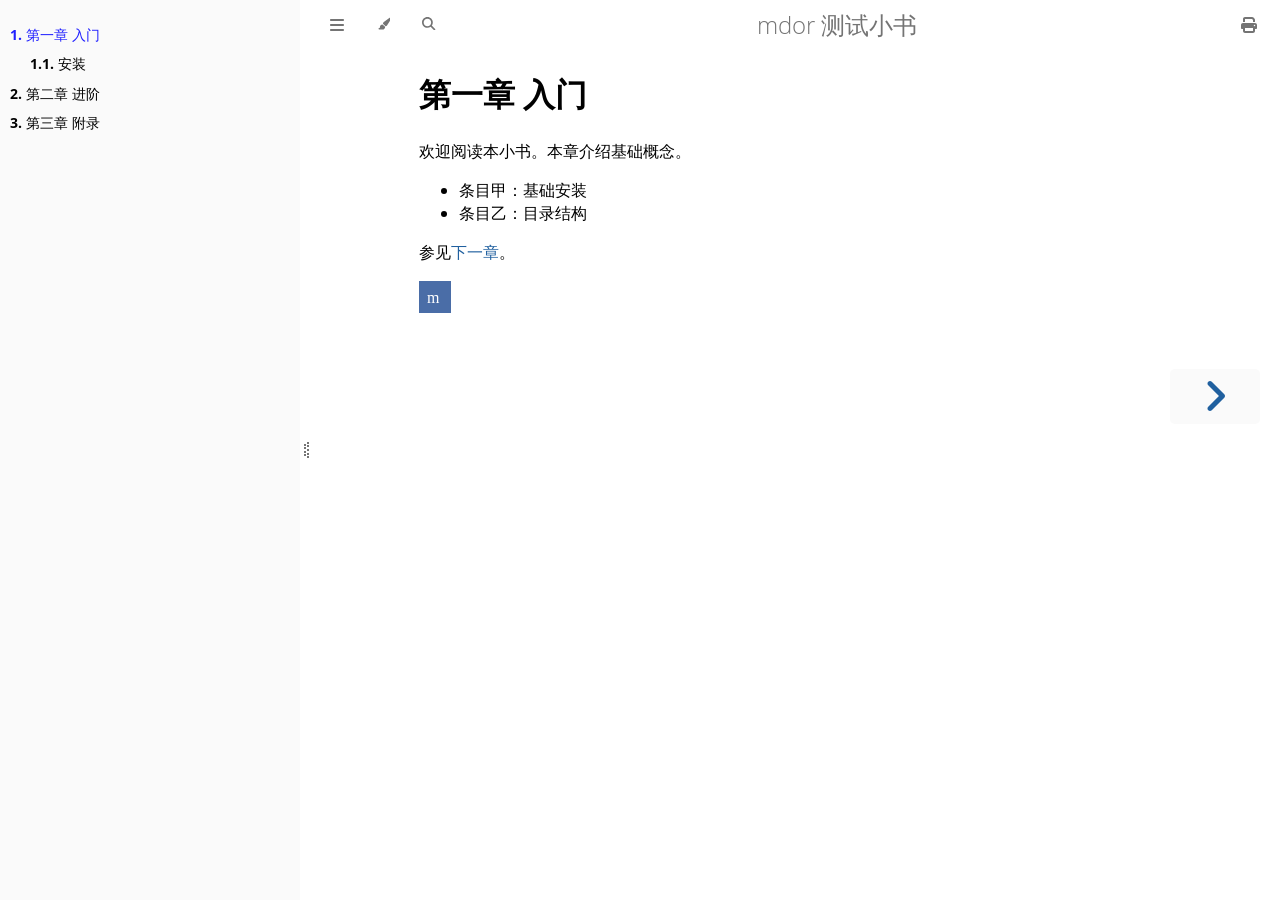
<file: fixtures/mdbook-static/index.html>
<!DOCTYPE HTML>
<html lang="zh" class="light sidebar-visible" dir="ltr">
    <head>
        <!-- Book generated using mdBook -->
        <meta charset="UTF-8">
        <title>第一章 入门 - mdor 测试小书</title>


        <!-- Custom HTML head -->

        <meta name="description" content="">
        <meta name="viewport" content="width=device-width, initial-scale=1">
        <meta name="theme-color" content="#ffffff">

        <link rel="icon" href="favicon-de23e50b.svg">
        <link rel="shortcut icon" href="favicon-8114d1fc.png">
        <link rel="stylesheet" href="css/variables-8adf115d.css">
        <link rel="stylesheet" href="css/general-e96d0476.css">
        <link rel="stylesheet" href="css/chrome-d279d366.css">
        <link rel="stylesheet" href="css/print-9e4910d8.css" media="print">

        <!-- Fonts -->
        <link rel="stylesheet" href="fonts/fonts-9644e21d.css">

        <!-- Highlight.js Stylesheets -->
        <link rel="stylesheet" id="mdbook-highlight-css" href="highlight-493f70e1.css">
        <link rel="stylesheet" id="mdbook-tomorrow-night-css" href="tomorrow-night-4c0ae647.css">
        <link rel="stylesheet" id="mdbook-ayu-highlight-css" href="ayu-highlight-3fdfc3ac.css">

        <!-- Custom theme stylesheets -->


        <!-- Provide site root and default themes to javascript -->
        <script>
            const path_to_root = "";
            const default_light_theme = "light";
            const default_dark_theme = "navy";
            window.path_to_searchindex_js = "searchindex-8c7fff8f.js";
        </script>
        <!-- Start loading toc.js asap -->
        <script src="toc-45307b76.js"></script>
    </head>
    <body>
    <div id="mdbook-help-container">
        <div id="mdbook-help-popup">
            <h2 class="mdbook-help-title">Keyboard shortcuts</h2>
            <div>
                <p>Press <kbd>←</kbd> or <kbd>→</kbd> to navigate between chapters</p>
                <p>Press <kbd>S</kbd> or <kbd>/</kbd> to search in the book</p>
                <p>Press <kbd>?</kbd> to show this help</p>
                <p>Press <kbd>Esc</kbd> to hide this help</p>
            </div>
        </div>
    </div>
    <div id="mdbook-body-container">
        <!-- Work around some values being stored in localStorage wrapped in quotes -->
        <script>
            try {
                let theme = localStorage.getItem('mdbook-theme');
                let sidebar = localStorage.getItem('mdbook-sidebar');

                if (theme.startsWith('"') && theme.endsWith('"')) {
                    localStorage.setItem('mdbook-theme', theme.slice(1, theme.length - 1));
                }

                if (sidebar.startsWith('"') && sidebar.endsWith('"')) {
                    localStorage.setItem('mdbook-sidebar', sidebar.slice(1, sidebar.length - 1));
                }
            } catch (e) { }
        </script>

        <!-- Set the theme before any content is loaded, prevents flash -->
        <script>
            const default_theme = window.matchMedia("(prefers-color-scheme: dark)").matches ? default_dark_theme : default_light_theme;
            let theme;
            try { theme = localStorage.getItem('mdbook-theme'); } catch(e) { }
            if (theme === null || theme === undefined) { theme = default_theme; }
            const html = document.documentElement;
            html.classList.remove('light')
            html.classList.add(theme);
            html.classList.add("js");
        </script>

        <input type="checkbox" id="mdbook-sidebar-toggle-anchor" class="hidden">

        <!-- Hide / unhide sidebar before it is displayed -->
        <script>
            let sidebar = null;
            const sidebar_toggle = document.getElementById("mdbook-sidebar-toggle-anchor");
            if (document.body.clientWidth >= 1080) {
                try { sidebar = localStorage.getItem('mdbook-sidebar'); } catch(e) { }
                sidebar = sidebar || 'visible';
            } else {
                sidebar = 'hidden';
                sidebar_toggle.checked = false;
            }
            if (sidebar === 'visible') {
                sidebar_toggle.checked = true;
            } else {
                html.classList.remove('sidebar-visible');
            }
        </script>

        <nav id="mdbook-sidebar" class="sidebar" aria-label="Table of contents">
            <!-- populated by js -->
            <mdbook-sidebar-scrollbox class="sidebar-scrollbox"></mdbook-sidebar-scrollbox>
            <noscript>
                <iframe class="sidebar-iframe-outer" src="toc.html"></iframe>
            </noscript>
            <div id="mdbook-sidebar-resize-handle" class="sidebar-resize-handle">
                <div class="sidebar-resize-indicator"></div>
            </div>
        </nav>

        <div id="mdbook-page-wrapper" class="page-wrapper">

            <div class="page">
                <div id="mdbook-menu-bar-hover-placeholder"></div>
                <div id="mdbook-menu-bar" class="menu-bar sticky">
                    <div class="left-buttons">
                        <label id="mdbook-sidebar-toggle" class="icon-button" for="mdbook-sidebar-toggle-anchor" title="Toggle Table of Contents" aria-label="Toggle Table of Contents" aria-controls="mdbook-sidebar">
                            <span class=fa-svg><svg xmlns="http://www.w3.org/2000/svg" viewBox="0 0 448 512"><!--! Font Awesome Free 6.2.0 by @fontawesome - https://fontawesome.com License - https://fontawesome.com/license/free (Icons: CC BY 4.0, Fonts: SIL OFL 1.1, Code: MIT License) Copyright 2022 Fonticons, Inc. --><path d="M0 96C0 78.3 14.3 64 32 64H416c17.7 0 32 14.3 32 32s-14.3 32-32 32H32C14.3 128 0 113.7 0 96zM0 256c0-17.7 14.3-32 32-32H416c17.7 0 32 14.3 32 32s-14.3 32-32 32H32c-17.7 0-32-14.3-32-32zM448 416c0 17.7-14.3 32-32 32H32c-17.7 0-32-14.3-32-32s14.3-32 32-32H416c17.7 0 32 14.3 32 32z"/></svg></span>
                        </label>
                        <button id="mdbook-theme-toggle" class="icon-button" type="button" title="Change theme" aria-label="Change theme" aria-haspopup="true" aria-expanded="false" aria-controls="mdbook-theme-list">
                            <span class=fa-svg><svg xmlns="http://www.w3.org/2000/svg" viewBox="0 0 576 512"><!--! Font Awesome Free 6.2.0 by @fontawesome - https://fontawesome.com License - https://fontawesome.com/license/free (Icons: CC BY 4.0, Fonts: SIL OFL 1.1, Code: MIT License) Copyright 2022 Fonticons, Inc. --><path d="M371.3 367.1c27.3-3.9 51.9-19.4 67.2-42.9L600.2 74.1c12.6-19.5 9.4-45.3-7.6-61.2S549.7-4.4 531.1 9.6L294.4 187.2c-24 18-38.2 46.1-38.4 76.1L371.3 367.1zm-19.6 25.4l-116-104.4C175.9 290.3 128 339.6 128 400c0 3.9 .2 7.8 .6 11.6c1.8 17.5-10.2 36.4-27.8 36.4H96c-17.7 0-32 14.3-32 32s14.3 32 32 32H240c61.9 0 112-50.1 112-112c0-2.5-.1-5-.2-7.5z"/></svg></span>
                        </button>
                        <ul id="mdbook-theme-list" class="theme-popup" aria-label="Themes" role="menu">
                            <li role="none"><button role="menuitem" class="theme" id="mdbook-theme-default_theme">Auto</button></li>
                            <li role="none"><button role="menuitem" class="theme" id="mdbook-theme-light">Light</button></li>
                            <li role="none"><button role="menuitem" class="theme" id="mdbook-theme-rust">Rust</button></li>
                            <li role="none"><button role="menuitem" class="theme" id="mdbook-theme-coal">Coal</button></li>
                            <li role="none"><button role="menuitem" class="theme" id="mdbook-theme-navy">Navy</button></li>
                            <li role="none"><button role="menuitem" class="theme" id="mdbook-theme-ayu">Ayu</button></li>
                        </ul>
                        <button id="mdbook-search-toggle" class="icon-button" type="button" title="Search (`/`)" aria-label="Toggle Searchbar" aria-expanded="false" aria-keyshortcuts="/ s" aria-controls="mdbook-searchbar">
                            <span class=fa-svg><svg xmlns="http://www.w3.org/2000/svg" viewBox="0 0 512 512"><!--! Font Awesome Free 6.2.0 by @fontawesome - https://fontawesome.com License - https://fontawesome.com/license/free (Icons: CC BY 4.0, Fonts: SIL OFL 1.1, Code: MIT License) Copyright 2022 Fonticons, Inc. --><path d="M416 208c0 45.9-14.9 88.3-40 122.7L502.6 457.4c12.5 12.5 12.5 32.8 0 45.3s-32.8 12.5-45.3 0L330.7 376c-34.4 25.2-76.8 40-122.7 40C93.1 416 0 322.9 0 208S93.1 0 208 0S416 93.1 416 208zM208 352c79.5 0 144-64.5 144-144s-64.5-144-144-144S64 128.5 64 208s64.5 144 144 144z"/></svg></span>
                        </button>
                    </div>

                    <h1 class="menu-title">mdor 测试小书</h1>

                    <div class="right-buttons">
                        <a href="print.html" title="Print this book" aria-label="Print this book">
                            <span class=fa-svg id="print-button"><svg xmlns="http://www.w3.org/2000/svg" viewBox="0 0 512 512"><!--! Font Awesome Free 6.2.0 by @fontawesome - https://fontawesome.com License - https://fontawesome.com/license/free (Icons: CC BY 4.0, Fonts: SIL OFL 1.1, Code: MIT License) Copyright 2022 Fonticons, Inc. --><path d="M128 0C92.7 0 64 28.7 64 64v96h64V64H354.7L384 93.3V160h64V93.3c0-17-6.7-33.3-18.7-45.3L400 18.7C388 6.7 371.7 0 354.7 0H128zM384 352v32 64H128V384 368 352H384zm64 32h32c17.7 0 32-14.3 32-32V256c0-35.3-28.7-64-64-64H64c-35.3 0-64 28.7-64 64v96c0 17.7 14.3 32 32 32H64v64c0 35.3 28.7 64 64 64H384c35.3 0 64-28.7 64-64V384zm-16-88c-13.3 0-24-10.7-24-24s10.7-24 24-24s24 10.7 24 24s-10.7 24-24 24z"/></svg></span>
                        </a>

                    </div>
                </div>

                <div id="mdbook-search-wrapper" class="hidden">
                    <form id="mdbook-searchbar-outer" class="searchbar-outer">
                        <div class="search-wrapper">
                            <input type="search" id="mdbook-searchbar" name="searchbar" placeholder="Search this book ..." aria-controls="mdbook-searchresults-outer" aria-describedby="searchresults-header">
                            <div class="spinner-wrapper">
                                <span class=fa-svg id="fa-spin"><svg xmlns="http://www.w3.org/2000/svg" viewBox="0 0 512 512"><!--! Font Awesome Free 6.2.0 by @fontawesome - https://fontawesome.com License - https://fontawesome.com/license/free (Icons: CC BY 4.0, Fonts: SIL OFL 1.1, Code: MIT License) Copyright 2022 Fonticons, Inc. --><path d="M304 48c0-26.5-21.5-48-48-48s-48 21.5-48 48s21.5 48 48 48s48-21.5 48-48zm0 416c0-26.5-21.5-48-48-48s-48 21.5-48 48s21.5 48 48 48s48-21.5 48-48zM48 304c26.5 0 48-21.5 48-48s-21.5-48-48-48s-48 21.5-48 48s21.5 48 48 48zm464-48c0-26.5-21.5-48-48-48s-48 21.5-48 48s21.5 48 48 48s48-21.5 48-48zM142.9 437c18.7-18.7 18.7-49.1 0-67.9s-49.1-18.7-67.9 0s-18.7 49.1 0 67.9s49.1 18.7 67.9 0zm0-294.2c18.7-18.7 18.7-49.1 0-67.9S93.7 56.2 75 75s-18.7 49.1 0 67.9s49.1 18.7 67.9 0zM369.1 437c18.7 18.7 49.1 18.7 67.9 0s18.7-49.1 0-67.9s-49.1-18.7-67.9 0s-18.7 49.1 0 67.9z"/></svg></span>
                            </div>
                        </div>
                    </form>
                    <div id="mdbook-searchresults-outer" class="searchresults-outer hidden">
                        <div id="mdbook-searchresults-header" class="searchresults-header"></div>
                        <ul id="mdbook-searchresults">
                        </ul>
                    </div>
                </div>

                <!-- Apply ARIA attributes after the sidebar and the sidebar toggle button are added to the DOM -->
                <script>
                    document.getElementById('mdbook-sidebar-toggle').setAttribute('aria-expanded', sidebar === 'visible');
                    document.getElementById('mdbook-sidebar').setAttribute('aria-hidden', sidebar !== 'visible');
                    Array.from(document.querySelectorAll('#mdbook-sidebar a')).forEach(function(link) {
                        link.setAttribute('tabIndex', sidebar === 'visible' ? 0 : -1);
                    });
                </script>

                <div id="mdbook-content" class="content">
                    <main>
                        <h1 id="第一章-入门"><a class="header" href="#第一章-入门">第一章 入门</a></h1>
<p>欢迎阅读本小书。本章介绍基础概念。</p>
<ul>
<li>条目甲：基础安装</li>
<li>条目乙：目录结构</li>
</ul>
<p>参见<a href="./ch2.html">下一章</a>。</p>
<p><label class="checkbox-label"><input class="checkbox-img" type="checkbox"><img src="./img/logo.svg" alt="示例图片"><span class="img-wrapper"><img src="./img/logo.svg" alt="示例图片"></span></label></p>

                    </main>

                    <nav class="nav-wrapper" aria-label="Page navigation">
                        <!-- Mobile navigation buttons -->

                            <a rel="next prefetch" href="ch1-1.html" class="mobile-nav-chapters next" title="Next chapter" aria-label="Next chapter" aria-keyshortcuts="Right">
                                <span class=fa-svg><svg xmlns="http://www.w3.org/2000/svg" viewBox="0 0 320 512"><!--! Font Awesome Free 6.2.0 by @fontawesome - https://fontawesome.com License - https://fontawesome.com/license/free (Icons: CC BY 4.0, Fonts: SIL OFL 1.1, Code: MIT License) Copyright 2022 Fonticons, Inc. --><path d="M278.6 233.4c12.5 12.5 12.5 32.8 0 45.3l-160 160c-12.5 12.5-32.8 12.5-45.3 0s-12.5-32.8 0-45.3L210.7 256 73.4 118.6c-12.5-12.5-12.5-32.8 0-45.3s32.8-12.5 45.3 0l160 160z"/></svg></span>
                            </a>

                        <div style="clear: both"></div>
                    </nav>
                </div>
            </div>

            <nav class="nav-wide-wrapper" aria-label="Page navigation">

                    <a rel="next prefetch" href="ch1-1.html" class="nav-chapters next" title="Next chapter" aria-label="Next chapter" aria-keyshortcuts="Right">
                        <span class=fa-svg><svg xmlns="http://www.w3.org/2000/svg" viewBox="0 0 320 512"><!--! Font Awesome Free 6.2.0 by @fontawesome - https://fontawesome.com License - https://fontawesome.com/license/free (Icons: CC BY 4.0, Fonts: SIL OFL 1.1, Code: MIT License) Copyright 2022 Fonticons, Inc. --><path d="M278.6 233.4c12.5 12.5 12.5 32.8 0 45.3l-160 160c-12.5 12.5-32.8 12.5-45.3 0s-12.5-32.8 0-45.3L210.7 256 73.4 118.6c-12.5-12.5-12.5-32.8 0-45.3s32.8-12.5 45.3 0l160 160z"/></svg></span>
                    </a>
            </nav>

        </div>

        <template id=fa-eye><span class=fa-svg><svg xmlns="http://www.w3.org/2000/svg" viewBox="0 0 576 512"><!--! Font Awesome Free 6.2.0 by @fontawesome - https://fontawesome.com License - https://fontawesome.com/license/free (Icons: CC BY 4.0, Fonts: SIL OFL 1.1, Code: MIT License) Copyright 2022 Fonticons, Inc. --><path d="M288 32c-80.8 0-145.5 36.8-192.6 80.6C48.6 156 17.3 208 2.5 243.7c-3.3 7.9-3.3 16.7 0 24.6C17.3 304 48.6 356 95.4 399.4C142.5 443.2 207.2 480 288 480s145.5-36.8 192.6-80.6c46.8-43.5 78.1-95.4 93-131.1c3.3-7.9 3.3-16.7 0-24.6c-14.9-35.7-46.2-87.7-93-131.1C433.5 68.8 368.8 32 288 32zM432 256c0 79.5-64.5 144-144 144s-144-64.5-144-144s64.5-144 144-144s144 64.5 144 144zM288 192c0 35.3-28.7 64-64 64c-11.5 0-22.3-3-31.6-8.4c-.2 2.8-.4 5.5-.4 8.4c0 53 43 96 96 96s96-43 96-96s-43-96-96-96c-2.8 0-5.6 .1-8.4 .4c5.3 9.3 8.4 20.1 8.4 31.6z"/></svg></span></template>
        <template id=fa-eye-slash><span class=fa-svg><svg xmlns="http://www.w3.org/2000/svg" viewBox="0 0 640 512"><!--! Font Awesome Free 6.2.0 by @fontawesome - https://fontawesome.com License - https://fontawesome.com/license/free (Icons: CC BY 4.0, Fonts: SIL OFL 1.1, Code: MIT License) Copyright 2022 Fonticons, Inc. --><path d="M38.8 5.1C28.4-3.1 13.3-1.2 5.1 9.2S-1.2 34.7 9.2 42.9l592 464c10.4 8.2 25.5 6.3 33.7-4.1s6.3-25.5-4.1-33.7L525.6 386.7c39.6-40.6 66.4-86.1 79.9-118.4c3.3-7.9 3.3-16.7 0-24.6c-14.9-35.7-46.2-87.7-93-131.1C465.5 68.8 400.8 32 320 32c-68.2 0-125 26.3-169.3 60.8L38.8 5.1zM223.1 149.5C248.6 126.2 282.7 112 320 112c79.5 0 144 64.5 144 144c0 24.9-6.3 48.3-17.4 68.7L408 294.5c5.2-11.8 8-24.8 8-38.5c0-53-43-96-96-96c-2.8 0-5.6 .1-8.4 .4c5.3 9.3 8.4 20.1 8.4 31.6c0 10.2-2.4 19.8-6.6 28.3l-90.3-70.8zm223.1 298L373 389.9c-16.4 6.5-34.3 10.1-53 10.1c-79.5 0-144-64.5-144-144c0-6.9 .5-13.6 1.4-20.2L83.1 161.5C60.3 191.2 44 220.8 34.5 243.7c-3.3 7.9-3.3 16.7 0 24.6c14.9 35.7 46.2 87.7 93 131.1C174.5 443.2 239.2 480 320 480c47.8 0 89.9-12.9 126.2-32.5z"/></svg></span></template>
        <template id=fa-copy><span class=fa-svg><svg xmlns="http://www.w3.org/2000/svg" viewBox="0 0 512 512"><!--! Font Awesome Free 6.2.0 by @fontawesome - https://fontawesome.com License - https://fontawesome.com/license/free (Icons: CC BY 4.0, Fonts: SIL OFL 1.1, Code: MIT License) Copyright 2022 Fonticons, Inc. --><path d="M502.6 70.63l-61.25-61.25C435.4 3.371 427.2 0 418.7 0H255.1c-35.35 0-64 28.66-64 64l.0195 256C192 355.4 220.7 384 256 384h192c35.2 0 64-28.8 64-64V93.25C512 84.77 508.6 76.63 502.6 70.63zM464 320c0 8.836-7.164 16-16 16H255.1c-8.838 0-16-7.164-16-16L239.1 64.13c0-8.836 7.164-16 16-16h128L384 96c0 17.67 14.33 32 32 32h47.1V320zM272 448c0 8.836-7.164 16-16 16H63.1c-8.838 0-16-7.164-16-16L47.98 192.1c0-8.836 7.164-16 16-16H160V128H63.99c-35.35 0-64 28.65-64 64l.0098 256C.002 483.3 28.66 512 64 512h192c35.2 0 64-28.8 64-64v-32h-47.1L272 448z"/></svg></span></template>
        <template id=fa-play><span class=fa-svg><svg xmlns="http://www.w3.org/2000/svg" viewBox="0 0 384 512"><!--! Font Awesome Free 6.2.0 by @fontawesome - https://fontawesome.com License - https://fontawesome.com/license/free (Icons: CC BY 4.0, Fonts: SIL OFL 1.1, Code: MIT License) Copyright 2022 Fonticons, Inc. --><path d="M73 39c-14.8-9.1-33.4-9.4-48.5-.9S0 62.6 0 80V432c0 17.4 9.4 33.4 24.5 41.9s33.7 8.1 48.5-.9L361 297c14.3-8.7 23-24.2 23-41s-8.7-32.2-23-41L73 39z"/></svg></span></template>
        <template id=fa-clock-rotate-left><span class=fa-svg><svg xmlns="http://www.w3.org/2000/svg" viewBox="0 0 512 512"><!--! Font Awesome Free 6.2.0 by @fontawesome - https://fontawesome.com License - https://fontawesome.com/license/free (Icons: CC BY 4.0, Fonts: SIL OFL 1.1, Code: MIT License) Copyright 2022 Fonticons, Inc. --><path d="M75 75L41 41C25.9 25.9 0 36.6 0 57.9V168c0 13.3 10.7 24 24 24H134.1c21.4 0 32.1-25.9 17-41l-30.8-30.8C155 85.5 203 64 256 64c106 0 192 86 192 192s-86 192-192 192c-40.8 0-78.6-12.7-109.7-34.4c-14.5-10.1-34.4-6.6-44.6 7.9s-6.6 34.4 7.9 44.6C151.2 495 201.7 512 256 512c141.4 0 256-114.6 256-256S397.4 0 256 0C185.3 0 121.3 28.7 75 75zm181 53c-13.3 0-24 10.7-24 24V256c0 6.4 2.5 12.5 7 17l72 72c9.4 9.4 24.6 9.4 33.9 0s9.4-24.6 0-33.9l-65-65V152c0-13.3-10.7-24-24-24z"/></svg></span></template>



        <script>
            window.playground_copyable = true;
        </script>


        <script src="elasticlunr-ef4e11c1.min.js"></script>
        <script src="mark-09e88c2c.min.js"></script>
        <script src="searcher-09f2665d.js"></script>

        <script src="clipboard-1626706a.min.js"></script>
        <script src="highlight-abc7f01d.js"></script>
        <script src="book-609e4cb8.js"></script>

        <!-- Custom JS scripts -->



    </div>
    </body>
</html>
</file>
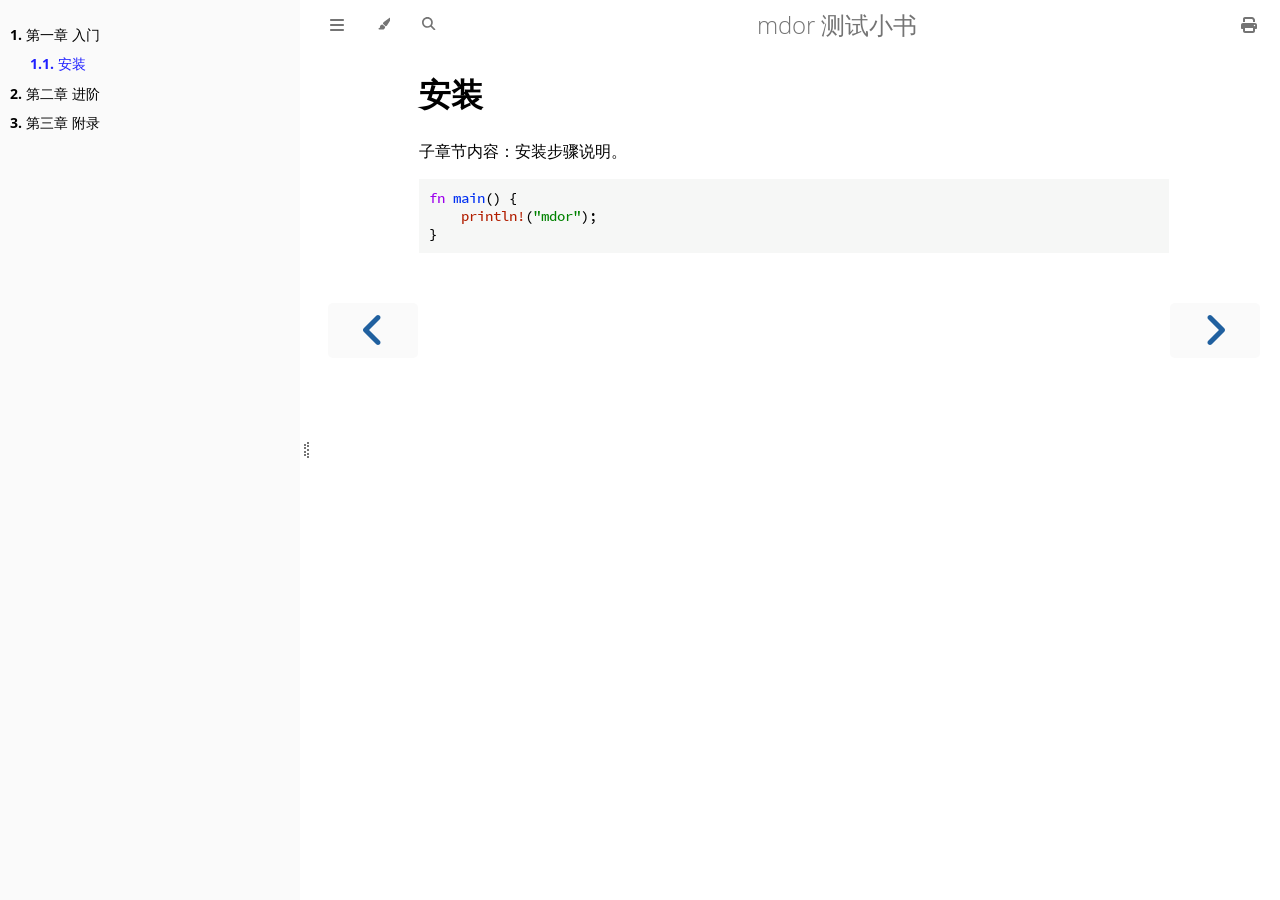
<file: fixtures/mdbook-static/ch1-1.html>
<!DOCTYPE HTML>
<html lang="zh" class="light sidebar-visible" dir="ltr">
    <head>
        <!-- Book generated using mdBook -->
        <meta charset="UTF-8">
        <title>安装 - mdor 测试小书</title>


        <!-- Custom HTML head -->

        <meta name="description" content="">
        <meta name="viewport" content="width=device-width, initial-scale=1">
        <meta name="theme-color" content="#ffffff">

        <link rel="icon" href="favicon-de23e50b.svg">
        <link rel="shortcut icon" href="favicon-8114d1fc.png">
        <link rel="stylesheet" href="css/variables-8adf115d.css">
        <link rel="stylesheet" href="css/general-e96d0476.css">
        <link rel="stylesheet" href="css/chrome-d279d366.css">
        <link rel="stylesheet" href="css/print-9e4910d8.css" media="print">

        <!-- Fonts -->
        <link rel="stylesheet" href="fonts/fonts-9644e21d.css">

        <!-- Highlight.js Stylesheets -->
        <link rel="stylesheet" id="mdbook-highlight-css" href="highlight-493f70e1.css">
        <link rel="stylesheet" id="mdbook-tomorrow-night-css" href="tomorrow-night-4c0ae647.css">
        <link rel="stylesheet" id="mdbook-ayu-highlight-css" href="ayu-highlight-3fdfc3ac.css">

        <!-- Custom theme stylesheets -->


        <!-- Provide site root and default themes to javascript -->
        <script>
            const path_to_root = "";
            const default_light_theme = "light";
            const default_dark_theme = "navy";
            window.path_to_searchindex_js = "searchindex-8c7fff8f.js";
        </script>
        <!-- Start loading toc.js asap -->
        <script src="toc-45307b76.js"></script>
    </head>
    <body>
    <div id="mdbook-help-container">
        <div id="mdbook-help-popup">
            <h2 class="mdbook-help-title">Keyboard shortcuts</h2>
            <div>
                <p>Press <kbd>←</kbd> or <kbd>→</kbd> to navigate between chapters</p>
                <p>Press <kbd>S</kbd> or <kbd>/</kbd> to search in the book</p>
                <p>Press <kbd>?</kbd> to show this help</p>
                <p>Press <kbd>Esc</kbd> to hide this help</p>
            </div>
        </div>
    </div>
    <div id="mdbook-body-container">
        <!-- Work around some values being stored in localStorage wrapped in quotes -->
        <script>
            try {
                let theme = localStorage.getItem('mdbook-theme');
                let sidebar = localStorage.getItem('mdbook-sidebar');

                if (theme.startsWith('"') && theme.endsWith('"')) {
                    localStorage.setItem('mdbook-theme', theme.slice(1, theme.length - 1));
                }

                if (sidebar.startsWith('"') && sidebar.endsWith('"')) {
                    localStorage.setItem('mdbook-sidebar', sidebar.slice(1, sidebar.length - 1));
                }
            } catch (e) { }
        </script>

        <!-- Set the theme before any content is loaded, prevents flash -->
        <script>
            const default_theme = window.matchMedia("(prefers-color-scheme: dark)").matches ? default_dark_theme : default_light_theme;
            let theme;
            try { theme = localStorage.getItem('mdbook-theme'); } catch(e) { }
            if (theme === null || theme === undefined) { theme = default_theme; }
            const html = document.documentElement;
            html.classList.remove('light')
            html.classList.add(theme);
            html.classList.add("js");
        </script>

        <input type="checkbox" id="mdbook-sidebar-toggle-anchor" class="hidden">

        <!-- Hide / unhide sidebar before it is displayed -->
        <script>
            let sidebar = null;
            const sidebar_toggle = document.getElementById("mdbook-sidebar-toggle-anchor");
            if (document.body.clientWidth >= 1080) {
                try { sidebar = localStorage.getItem('mdbook-sidebar'); } catch(e) { }
                sidebar = sidebar || 'visible';
            } else {
                sidebar = 'hidden';
                sidebar_toggle.checked = false;
            }
            if (sidebar === 'visible') {
                sidebar_toggle.checked = true;
            } else {
                html.classList.remove('sidebar-visible');
            }
        </script>

        <nav id="mdbook-sidebar" class="sidebar" aria-label="Table of contents">
            <!-- populated by js -->
            <mdbook-sidebar-scrollbox class="sidebar-scrollbox"></mdbook-sidebar-scrollbox>
            <noscript>
                <iframe class="sidebar-iframe-outer" src="toc.html"></iframe>
            </noscript>
            <div id="mdbook-sidebar-resize-handle" class="sidebar-resize-handle">
                <div class="sidebar-resize-indicator"></div>
            </div>
        </nav>

        <div id="mdbook-page-wrapper" class="page-wrapper">

            <div class="page">
                <div id="mdbook-menu-bar-hover-placeholder"></div>
                <div id="mdbook-menu-bar" class="menu-bar sticky">
                    <div class="left-buttons">
                        <label id="mdbook-sidebar-toggle" class="icon-button" for="mdbook-sidebar-toggle-anchor" title="Toggle Table of Contents" aria-label="Toggle Table of Contents" aria-controls="mdbook-sidebar">
                            <span class=fa-svg><svg xmlns="http://www.w3.org/2000/svg" viewBox="0 0 448 512"><!--! Font Awesome Free 6.2.0 by @fontawesome - https://fontawesome.com License - https://fontawesome.com/license/free (Icons: CC BY 4.0, Fonts: SIL OFL 1.1, Code: MIT License) Copyright 2022 Fonticons, Inc. --><path d="M0 96C0 78.3 14.3 64 32 64H416c17.7 0 32 14.3 32 32s-14.3 32-32 32H32C14.3 128 0 113.7 0 96zM0 256c0-17.7 14.3-32 32-32H416c17.7 0 32 14.3 32 32s-14.3 32-32 32H32c-17.7 0-32-14.3-32-32zM448 416c0 17.7-14.3 32-32 32H32c-17.7 0-32-14.3-32-32s14.3-32 32-32H416c17.7 0 32 14.3 32 32z"/></svg></span>
                        </label>
                        <button id="mdbook-theme-toggle" class="icon-button" type="button" title="Change theme" aria-label="Change theme" aria-haspopup="true" aria-expanded="false" aria-controls="mdbook-theme-list">
                            <span class=fa-svg><svg xmlns="http://www.w3.org/2000/svg" viewBox="0 0 576 512"><!--! Font Awesome Free 6.2.0 by @fontawesome - https://fontawesome.com License - https://fontawesome.com/license/free (Icons: CC BY 4.0, Fonts: SIL OFL 1.1, Code: MIT License) Copyright 2022 Fonticons, Inc. --><path d="M371.3 367.1c27.3-3.9 51.9-19.4 67.2-42.9L600.2 74.1c12.6-19.5 9.4-45.3-7.6-61.2S549.7-4.4 531.1 9.6L294.4 187.2c-24 18-38.2 46.1-38.4 76.1L371.3 367.1zm-19.6 25.4l-116-104.4C175.9 290.3 128 339.6 128 400c0 3.9 .2 7.8 .6 11.6c1.8 17.5-10.2 36.4-27.8 36.4H96c-17.7 0-32 14.3-32 32s14.3 32 32 32H240c61.9 0 112-50.1 112-112c0-2.5-.1-5-.2-7.5z"/></svg></span>
                        </button>
                        <ul id="mdbook-theme-list" class="theme-popup" aria-label="Themes" role="menu">
                            <li role="none"><button role="menuitem" class="theme" id="mdbook-theme-default_theme">Auto</button></li>
                            <li role="none"><button role="menuitem" class="theme" id="mdbook-theme-light">Light</button></li>
                            <li role="none"><button role="menuitem" class="theme" id="mdbook-theme-rust">Rust</button></li>
                            <li role="none"><button role="menuitem" class="theme" id="mdbook-theme-coal">Coal</button></li>
                            <li role="none"><button role="menuitem" class="theme" id="mdbook-theme-navy">Navy</button></li>
                            <li role="none"><button role="menuitem" class="theme" id="mdbook-theme-ayu">Ayu</button></li>
                        </ul>
                        <button id="mdbook-search-toggle" class="icon-button" type="button" title="Search (`/`)" aria-label="Toggle Searchbar" aria-expanded="false" aria-keyshortcuts="/ s" aria-controls="mdbook-searchbar">
                            <span class=fa-svg><svg xmlns="http://www.w3.org/2000/svg" viewBox="0 0 512 512"><!--! Font Awesome Free 6.2.0 by @fontawesome - https://fontawesome.com License - https://fontawesome.com/license/free (Icons: CC BY 4.0, Fonts: SIL OFL 1.1, Code: MIT License) Copyright 2022 Fonticons, Inc. --><path d="M416 208c0 45.9-14.9 88.3-40 122.7L502.6 457.4c12.5 12.5 12.5 32.8 0 45.3s-32.8 12.5-45.3 0L330.7 376c-34.4 25.2-76.8 40-122.7 40C93.1 416 0 322.9 0 208S93.1 0 208 0S416 93.1 416 208zM208 352c79.5 0 144-64.5 144-144s-64.5-144-144-144S64 128.5 64 208s64.5 144 144 144z"/></svg></span>
                        </button>
                    </div>

                    <h1 class="menu-title">mdor 测试小书</h1>

                    <div class="right-buttons">
                        <a href="print.html" title="Print this book" aria-label="Print this book">
                            <span class=fa-svg id="print-button"><svg xmlns="http://www.w3.org/2000/svg" viewBox="0 0 512 512"><!--! Font Awesome Free 6.2.0 by @fontawesome - https://fontawesome.com License - https://fontawesome.com/license/free (Icons: CC BY 4.0, Fonts: SIL OFL 1.1, Code: MIT License) Copyright 2022 Fonticons, Inc. --><path d="M128 0C92.7 0 64 28.7 64 64v96h64V64H354.7L384 93.3V160h64V93.3c0-17-6.7-33.3-18.7-45.3L400 18.7C388 6.7 371.7 0 354.7 0H128zM384 352v32 64H128V384 368 352H384zm64 32h32c17.7 0 32-14.3 32-32V256c0-35.3-28.7-64-64-64H64c-35.3 0-64 28.7-64 64v96c0 17.7 14.3 32 32 32H64v64c0 35.3 28.7 64 64 64H384c35.3 0 64-28.7 64-64V384zm-16-88c-13.3 0-24-10.7-24-24s10.7-24 24-24s24 10.7 24 24s-10.7 24-24 24z"/></svg></span>
                        </a>

                    </div>
                </div>

                <div id="mdbook-search-wrapper" class="hidden">
                    <form id="mdbook-searchbar-outer" class="searchbar-outer">
                        <div class="search-wrapper">
                            <input type="search" id="mdbook-searchbar" name="searchbar" placeholder="Search this book ..." aria-controls="mdbook-searchresults-outer" aria-describedby="searchresults-header">
                            <div class="spinner-wrapper">
                                <span class=fa-svg id="fa-spin"><svg xmlns="http://www.w3.org/2000/svg" viewBox="0 0 512 512"><!--! Font Awesome Free 6.2.0 by @fontawesome - https://fontawesome.com License - https://fontawesome.com/license/free (Icons: CC BY 4.0, Fonts: SIL OFL 1.1, Code: MIT License) Copyright 2022 Fonticons, Inc. --><path d="M304 48c0-26.5-21.5-48-48-48s-48 21.5-48 48s21.5 48 48 48s48-21.5 48-48zm0 416c0-26.5-21.5-48-48-48s-48 21.5-48 48s21.5 48 48 48s48-21.5 48-48zM48 304c26.5 0 48-21.5 48-48s-21.5-48-48-48s-48 21.5-48 48s21.5 48 48 48zm464-48c0-26.5-21.5-48-48-48s-48 21.5-48 48s21.5 48 48 48s48-21.5 48-48zM142.9 437c18.7-18.7 18.7-49.1 0-67.9s-49.1-18.7-67.9 0s-18.7 49.1 0 67.9s49.1 18.7 67.9 0zm0-294.2c18.7-18.7 18.7-49.1 0-67.9S93.7 56.2 75 75s-18.7 49.1 0 67.9s49.1 18.7 67.9 0zM369.1 437c18.7 18.7 49.1 18.7 67.9 0s18.7-49.1 0-67.9s-49.1-18.7-67.9 0s-18.7 49.1 0 67.9z"/></svg></span>
                            </div>
                        </div>
                    </form>
                    <div id="mdbook-searchresults-outer" class="searchresults-outer hidden">
                        <div id="mdbook-searchresults-header" class="searchresults-header"></div>
                        <ul id="mdbook-searchresults">
                        </ul>
                    </div>
                </div>

                <!-- Apply ARIA attributes after the sidebar and the sidebar toggle button are added to the DOM -->
                <script>
                    document.getElementById('mdbook-sidebar-toggle').setAttribute('aria-expanded', sidebar === 'visible');
                    document.getElementById('mdbook-sidebar').setAttribute('aria-hidden', sidebar !== 'visible');
                    Array.from(document.querySelectorAll('#mdbook-sidebar a')).forEach(function(link) {
                        link.setAttribute('tabIndex', sidebar === 'visible' ? 0 : -1);
                    });
                </script>

                <div id="mdbook-content" class="content">
                    <main>
                        <h1 id="安装"><a class="header" href="#安装">安装</a></h1>
<p>子章节内容：安装步骤说明。</p>
<pre class="playground"><code class="language-rust">fn main() {
    println!("mdor");
}</code></pre>

                    </main>

                    <nav class="nav-wrapper" aria-label="Page navigation">
                        <!-- Mobile navigation buttons -->
                            <a rel="prev" href="ch1.html" class="mobile-nav-chapters previous" title="Previous chapter" aria-label="Previous chapter" aria-keyshortcuts="Left">
                                <span class=fa-svg><svg xmlns="http://www.w3.org/2000/svg" viewBox="0 0 320 512"><!--! Font Awesome Free 6.2.0 by @fontawesome - https://fontawesome.com License - https://fontawesome.com/license/free (Icons: CC BY 4.0, Fonts: SIL OFL 1.1, Code: MIT License) Copyright 2022 Fonticons, Inc. --><path d="M41.4 233.4c-12.5 12.5-12.5 32.8 0 45.3l160 160c12.5 12.5 32.8 12.5 45.3 0s12.5-32.8 0-45.3L109.3 256 246.6 118.6c12.5-12.5 12.5-32.8 0-45.3s-32.8-12.5-45.3 0l-160 160z"/></svg></span>
                            </a>

                            <a rel="next prefetch" href="ch2.html" class="mobile-nav-chapters next" title="Next chapter" aria-label="Next chapter" aria-keyshortcuts="Right">
                                <span class=fa-svg><svg xmlns="http://www.w3.org/2000/svg" viewBox="0 0 320 512"><!--! Font Awesome Free 6.2.0 by @fontawesome - https://fontawesome.com License - https://fontawesome.com/license/free (Icons: CC BY 4.0, Fonts: SIL OFL 1.1, Code: MIT License) Copyright 2022 Fonticons, Inc. --><path d="M278.6 233.4c12.5 12.5 12.5 32.8 0 45.3l-160 160c-12.5 12.5-32.8 12.5-45.3 0s-12.5-32.8 0-45.3L210.7 256 73.4 118.6c-12.5-12.5-12.5-32.8 0-45.3s32.8-12.5 45.3 0l160 160z"/></svg></span>
                            </a>

                        <div style="clear: both"></div>
                    </nav>
                </div>
            </div>

            <nav class="nav-wide-wrapper" aria-label="Page navigation">
                    <a rel="prev" href="ch1.html" class="nav-chapters previous" title="Previous chapter" aria-label="Previous chapter" aria-keyshortcuts="Left">
                        <span class=fa-svg><svg xmlns="http://www.w3.org/2000/svg" viewBox="0 0 320 512"><!--! Font Awesome Free 6.2.0 by @fontawesome - https://fontawesome.com License - https://fontawesome.com/license/free (Icons: CC BY 4.0, Fonts: SIL OFL 1.1, Code: MIT License) Copyright 2022 Fonticons, Inc. --><path d="M41.4 233.4c-12.5 12.5-12.5 32.8 0 45.3l160 160c12.5 12.5 32.8 12.5 45.3 0s12.5-32.8 0-45.3L109.3 256 246.6 118.6c12.5-12.5 12.5-32.8 0-45.3s-32.8-12.5-45.3 0l-160 160z"/></svg></span>
                    </a>

                    <a rel="next prefetch" href="ch2.html" class="nav-chapters next" title="Next chapter" aria-label="Next chapter" aria-keyshortcuts="Right">
                        <span class=fa-svg><svg xmlns="http://www.w3.org/2000/svg" viewBox="0 0 320 512"><!--! Font Awesome Free 6.2.0 by @fontawesome - https://fontawesome.com License - https://fontawesome.com/license/free (Icons: CC BY 4.0, Fonts: SIL OFL 1.1, Code: MIT License) Copyright 2022 Fonticons, Inc. --><path d="M278.6 233.4c12.5 12.5 12.5 32.8 0 45.3l-160 160c-12.5 12.5-32.8 12.5-45.3 0s-12.5-32.8 0-45.3L210.7 256 73.4 118.6c-12.5-12.5-12.5-32.8 0-45.3s32.8-12.5 45.3 0l160 160z"/></svg></span>
                    </a>
            </nav>

        </div>

        <template id=fa-eye><span class=fa-svg><svg xmlns="http://www.w3.org/2000/svg" viewBox="0 0 576 512"><!--! Font Awesome Free 6.2.0 by @fontawesome - https://fontawesome.com License - https://fontawesome.com/license/free (Icons: CC BY 4.0, Fonts: SIL OFL 1.1, Code: MIT License) Copyright 2022 Fonticons, Inc. --><path d="M288 32c-80.8 0-145.5 36.8-192.6 80.6C48.6 156 17.3 208 2.5 243.7c-3.3 7.9-3.3 16.7 0 24.6C17.3 304 48.6 356 95.4 399.4C142.5 443.2 207.2 480 288 480s145.5-36.8 192.6-80.6c46.8-43.5 78.1-95.4 93-131.1c3.3-7.9 3.3-16.7 0-24.6c-14.9-35.7-46.2-87.7-93-131.1C433.5 68.8 368.8 32 288 32zM432 256c0 79.5-64.5 144-144 144s-144-64.5-144-144s64.5-144 144-144s144 64.5 144 144zM288 192c0 35.3-28.7 64-64 64c-11.5 0-22.3-3-31.6-8.4c-.2 2.8-.4 5.5-.4 8.4c0 53 43 96 96 96s96-43 96-96s-43-96-96-96c-2.8 0-5.6 .1-8.4 .4c5.3 9.3 8.4 20.1 8.4 31.6z"/></svg></span></template>
        <template id=fa-eye-slash><span class=fa-svg><svg xmlns="http://www.w3.org/2000/svg" viewBox="0 0 640 512"><!--! Font Awesome Free 6.2.0 by @fontawesome - https://fontawesome.com License - https://fontawesome.com/license/free (Icons: CC BY 4.0, Fonts: SIL OFL 1.1, Code: MIT License) Copyright 2022 Fonticons, Inc. --><path d="M38.8 5.1C28.4-3.1 13.3-1.2 5.1 9.2S-1.2 34.7 9.2 42.9l592 464c10.4 8.2 25.5 6.3 33.7-4.1s6.3-25.5-4.1-33.7L525.6 386.7c39.6-40.6 66.4-86.1 79.9-118.4c3.3-7.9 3.3-16.7 0-24.6c-14.9-35.7-46.2-87.7-93-131.1C465.5 68.8 400.8 32 320 32c-68.2 0-125 26.3-169.3 60.8L38.8 5.1zM223.1 149.5C248.6 126.2 282.7 112 320 112c79.5 0 144 64.5 144 144c0 24.9-6.3 48.3-17.4 68.7L408 294.5c5.2-11.8 8-24.8 8-38.5c0-53-43-96-96-96c-2.8 0-5.6 .1-8.4 .4c5.3 9.3 8.4 20.1 8.4 31.6c0 10.2-2.4 19.8-6.6 28.3l-90.3-70.8zm223.1 298L373 389.9c-16.4 6.5-34.3 10.1-53 10.1c-79.5 0-144-64.5-144-144c0-6.9 .5-13.6 1.4-20.2L83.1 161.5C60.3 191.2 44 220.8 34.5 243.7c-3.3 7.9-3.3 16.7 0 24.6c14.9 35.7 46.2 87.7 93 131.1C174.5 443.2 239.2 480 320 480c47.8 0 89.9-12.9 126.2-32.5z"/></svg></span></template>
        <template id=fa-copy><span class=fa-svg><svg xmlns="http://www.w3.org/2000/svg" viewBox="0 0 512 512"><!--! Font Awesome Free 6.2.0 by @fontawesome - https://fontawesome.com License - https://fontawesome.com/license/free (Icons: CC BY 4.0, Fonts: SIL OFL 1.1, Code: MIT License) Copyright 2022 Fonticons, Inc. --><path d="M502.6 70.63l-61.25-61.25C435.4 3.371 427.2 0 418.7 0H255.1c-35.35 0-64 28.66-64 64l.0195 256C192 355.4 220.7 384 256 384h192c35.2 0 64-28.8 64-64V93.25C512 84.77 508.6 76.63 502.6 70.63zM464 320c0 8.836-7.164 16-16 16H255.1c-8.838 0-16-7.164-16-16L239.1 64.13c0-8.836 7.164-16 16-16h128L384 96c0 17.67 14.33 32 32 32h47.1V320zM272 448c0 8.836-7.164 16-16 16H63.1c-8.838 0-16-7.164-16-16L47.98 192.1c0-8.836 7.164-16 16-16H160V128H63.99c-35.35 0-64 28.65-64 64l.0098 256C.002 483.3 28.66 512 64 512h192c35.2 0 64-28.8 64-64v-32h-47.1L272 448z"/></svg></span></template>
        <template id=fa-play><span class=fa-svg><svg xmlns="http://www.w3.org/2000/svg" viewBox="0 0 384 512"><!--! Font Awesome Free 6.2.0 by @fontawesome - https://fontawesome.com License - https://fontawesome.com/license/free (Icons: CC BY 4.0, Fonts: SIL OFL 1.1, Code: MIT License) Copyright 2022 Fonticons, Inc. --><path d="M73 39c-14.8-9.1-33.4-9.4-48.5-.9S0 62.6 0 80V432c0 17.4 9.4 33.4 24.5 41.9s33.7 8.1 48.5-.9L361 297c14.3-8.7 23-24.2 23-41s-8.7-32.2-23-41L73 39z"/></svg></span></template>
        <template id=fa-clock-rotate-left><span class=fa-svg><svg xmlns="http://www.w3.org/2000/svg" viewBox="0 0 512 512"><!--! Font Awesome Free 6.2.0 by @fontawesome - https://fontawesome.com License - https://fontawesome.com/license/free (Icons: CC BY 4.0, Fonts: SIL OFL 1.1, Code: MIT License) Copyright 2022 Fonticons, Inc. --><path d="M75 75L41 41C25.9 25.9 0 36.6 0 57.9V168c0 13.3 10.7 24 24 24H134.1c21.4 0 32.1-25.9 17-41l-30.8-30.8C155 85.5 203 64 256 64c106 0 192 86 192 192s-86 192-192 192c-40.8 0-78.6-12.7-109.7-34.4c-14.5-10.1-34.4-6.6-44.6 7.9s-6.6 34.4 7.9 44.6C151.2 495 201.7 512 256 512c141.4 0 256-114.6 256-256S397.4 0 256 0C185.3 0 121.3 28.7 75 75zm181 53c-13.3 0-24 10.7-24 24V256c0 6.4 2.5 12.5 7 17l72 72c9.4 9.4 24.6 9.4 33.9 0s9.4-24.6 0-33.9l-65-65V152c0-13.3-10.7-24-24-24z"/></svg></span></template>



        <script>
            window.playground_copyable = true;
        </script>


        <script src="elasticlunr-ef4e11c1.min.js"></script>
        <script src="mark-09e88c2c.min.js"></script>
        <script src="searcher-09f2665d.js"></script>

        <script src="clipboard-1626706a.min.js"></script>
        <script src="highlight-abc7f01d.js"></script>
        <script src="book-609e4cb8.js"></script>

        <!-- Custom JS scripts -->



    </div>
    </body>
</html>
</file>
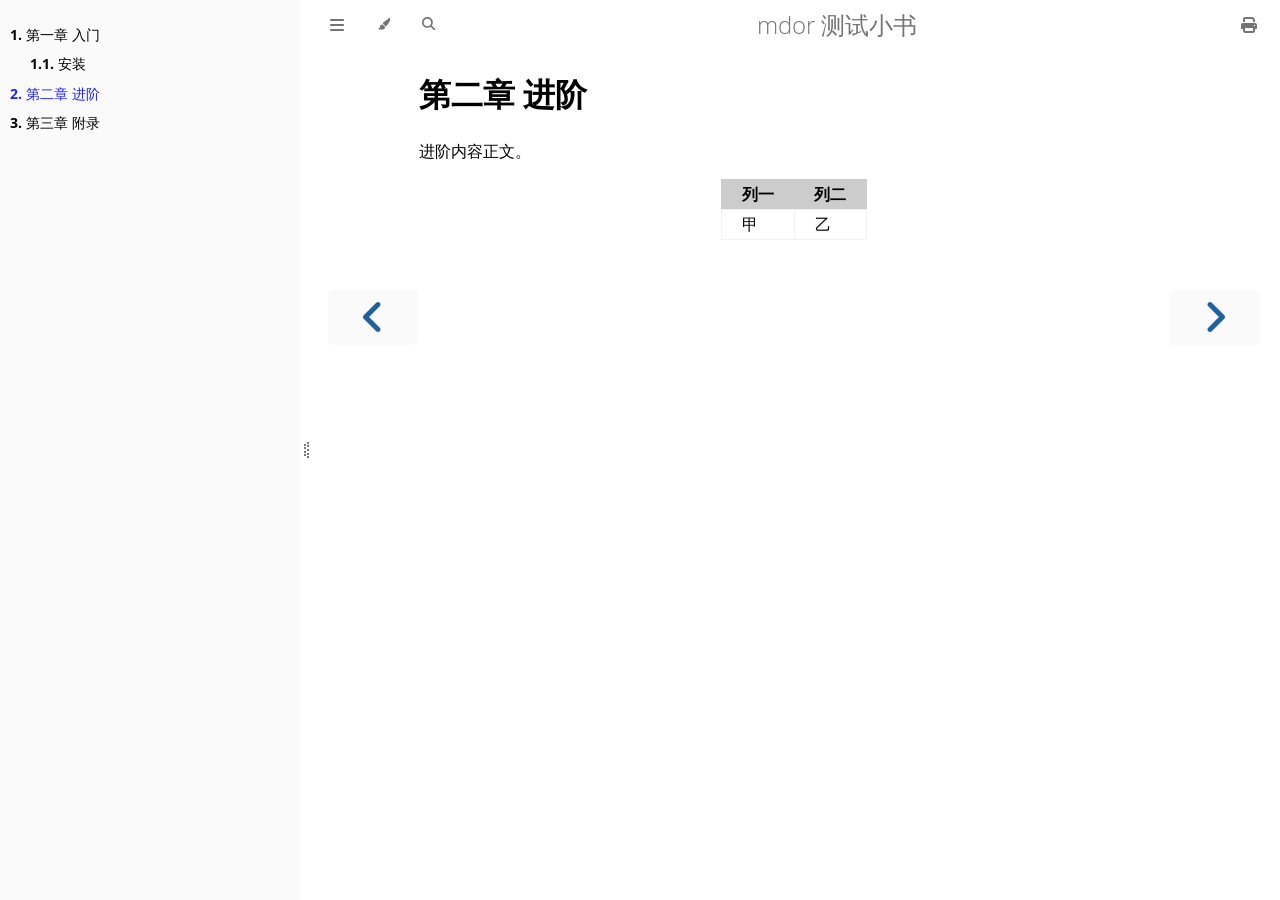
<file: fixtures/mdbook-static/ch2.html>
<!DOCTYPE HTML>
<html lang="zh" class="light sidebar-visible" dir="ltr">
    <head>
        <!-- Book generated using mdBook -->
        <meta charset="UTF-8">
        <title>第二章 进阶 - mdor 测试小书</title>


        <!-- Custom HTML head -->

        <meta name="description" content="">
        <meta name="viewport" content="width=device-width, initial-scale=1">
        <meta name="theme-color" content="#ffffff">

        <link rel="icon" href="favicon-de23e50b.svg">
        <link rel="shortcut icon" href="favicon-8114d1fc.png">
        <link rel="stylesheet" href="css/variables-8adf115d.css">
        <link rel="stylesheet" href="css/general-e96d0476.css">
        <link rel="stylesheet" href="css/chrome-d279d366.css">
        <link rel="stylesheet" href="css/print-9e4910d8.css" media="print">

        <!-- Fonts -->
        <link rel="stylesheet" href="fonts/fonts-9644e21d.css">

        <!-- Highlight.js Stylesheets -->
        <link rel="stylesheet" id="mdbook-highlight-css" href="highlight-493f70e1.css">
        <link rel="stylesheet" id="mdbook-tomorrow-night-css" href="tomorrow-night-4c0ae647.css">
        <link rel="stylesheet" id="mdbook-ayu-highlight-css" href="ayu-highlight-3fdfc3ac.css">

        <!-- Custom theme stylesheets -->


        <!-- Provide site root and default themes to javascript -->
        <script>
            const path_to_root = "";
            const default_light_theme = "light";
            const default_dark_theme = "navy";
            window.path_to_searchindex_js = "searchindex-8c7fff8f.js";
        </script>
        <!-- Start loading toc.js asap -->
        <script src="toc-45307b76.js"></script>
    </head>
    <body>
    <div id="mdbook-help-container">
        <div id="mdbook-help-popup">
            <h2 class="mdbook-help-title">Keyboard shortcuts</h2>
            <div>
                <p>Press <kbd>←</kbd> or <kbd>→</kbd> to navigate between chapters</p>
                <p>Press <kbd>S</kbd> or <kbd>/</kbd> to search in the book</p>
                <p>Press <kbd>?</kbd> to show this help</p>
                <p>Press <kbd>Esc</kbd> to hide this help</p>
            </div>
        </div>
    </div>
    <div id="mdbook-body-container">
        <!-- Work around some values being stored in localStorage wrapped in quotes -->
        <script>
            try {
                let theme = localStorage.getItem('mdbook-theme');
                let sidebar = localStorage.getItem('mdbook-sidebar');

                if (theme.startsWith('"') && theme.endsWith('"')) {
                    localStorage.setItem('mdbook-theme', theme.slice(1, theme.length - 1));
                }

                if (sidebar.startsWith('"') && sidebar.endsWith('"')) {
                    localStorage.setItem('mdbook-sidebar', sidebar.slice(1, sidebar.length - 1));
                }
            } catch (e) { }
        </script>

        <!-- Set the theme before any content is loaded, prevents flash -->
        <script>
            const default_theme = window.matchMedia("(prefers-color-scheme: dark)").matches ? default_dark_theme : default_light_theme;
            let theme;
            try { theme = localStorage.getItem('mdbook-theme'); } catch(e) { }
            if (theme === null || theme === undefined) { theme = default_theme; }
            const html = document.documentElement;
            html.classList.remove('light')
            html.classList.add(theme);
            html.classList.add("js");
        </script>

        <input type="checkbox" id="mdbook-sidebar-toggle-anchor" class="hidden">

        <!-- Hide / unhide sidebar before it is displayed -->
        <script>
            let sidebar = null;
            const sidebar_toggle = document.getElementById("mdbook-sidebar-toggle-anchor");
            if (document.body.clientWidth >= 1080) {
                try { sidebar = localStorage.getItem('mdbook-sidebar'); } catch(e) { }
                sidebar = sidebar || 'visible';
            } else {
                sidebar = 'hidden';
                sidebar_toggle.checked = false;
            }
            if (sidebar === 'visible') {
                sidebar_toggle.checked = true;
            } else {
                html.classList.remove('sidebar-visible');
            }
        </script>

        <nav id="mdbook-sidebar" class="sidebar" aria-label="Table of contents">
            <!-- populated by js -->
            <mdbook-sidebar-scrollbox class="sidebar-scrollbox"></mdbook-sidebar-scrollbox>
            <noscript>
                <iframe class="sidebar-iframe-outer" src="toc.html"></iframe>
            </noscript>
            <div id="mdbook-sidebar-resize-handle" class="sidebar-resize-handle">
                <div class="sidebar-resize-indicator"></div>
            </div>
        </nav>

        <div id="mdbook-page-wrapper" class="page-wrapper">

            <div class="page">
                <div id="mdbook-menu-bar-hover-placeholder"></div>
                <div id="mdbook-menu-bar" class="menu-bar sticky">
                    <div class="left-buttons">
                        <label id="mdbook-sidebar-toggle" class="icon-button" for="mdbook-sidebar-toggle-anchor" title="Toggle Table of Contents" aria-label="Toggle Table of Contents" aria-controls="mdbook-sidebar">
                            <span class=fa-svg><svg xmlns="http://www.w3.org/2000/svg" viewBox="0 0 448 512"><!--! Font Awesome Free 6.2.0 by @fontawesome - https://fontawesome.com License - https://fontawesome.com/license/free (Icons: CC BY 4.0, Fonts: SIL OFL 1.1, Code: MIT License) Copyright 2022 Fonticons, Inc. --><path d="M0 96C0 78.3 14.3 64 32 64H416c17.7 0 32 14.3 32 32s-14.3 32-32 32H32C14.3 128 0 113.7 0 96zM0 256c0-17.7 14.3-32 32-32H416c17.7 0 32 14.3 32 32s-14.3 32-32 32H32c-17.7 0-32-14.3-32-32zM448 416c0 17.7-14.3 32-32 32H32c-17.7 0-32-14.3-32-32s14.3-32 32-32H416c17.7 0 32 14.3 32 32z"/></svg></span>
                        </label>
                        <button id="mdbook-theme-toggle" class="icon-button" type="button" title="Change theme" aria-label="Change theme" aria-haspopup="true" aria-expanded="false" aria-controls="mdbook-theme-list">
                            <span class=fa-svg><svg xmlns="http://www.w3.org/2000/svg" viewBox="0 0 576 512"><!--! Font Awesome Free 6.2.0 by @fontawesome - https://fontawesome.com License - https://fontawesome.com/license/free (Icons: CC BY 4.0, Fonts: SIL OFL 1.1, Code: MIT License) Copyright 2022 Fonticons, Inc. --><path d="M371.3 367.1c27.3-3.9 51.9-19.4 67.2-42.9L600.2 74.1c12.6-19.5 9.4-45.3-7.6-61.2S549.7-4.4 531.1 9.6L294.4 187.2c-24 18-38.2 46.1-38.4 76.1L371.3 367.1zm-19.6 25.4l-116-104.4C175.9 290.3 128 339.6 128 400c0 3.9 .2 7.8 .6 11.6c1.8 17.5-10.2 36.4-27.8 36.4H96c-17.7 0-32 14.3-32 32s14.3 32 32 32H240c61.9 0 112-50.1 112-112c0-2.5-.1-5-.2-7.5z"/></svg></span>
                        </button>
                        <ul id="mdbook-theme-list" class="theme-popup" aria-label="Themes" role="menu">
                            <li role="none"><button role="menuitem" class="theme" id="mdbook-theme-default_theme">Auto</button></li>
                            <li role="none"><button role="menuitem" class="theme" id="mdbook-theme-light">Light</button></li>
                            <li role="none"><button role="menuitem" class="theme" id="mdbook-theme-rust">Rust</button></li>
                            <li role="none"><button role="menuitem" class="theme" id="mdbook-theme-coal">Coal</button></li>
                            <li role="none"><button role="menuitem" class="theme" id="mdbook-theme-navy">Navy</button></li>
                            <li role="none"><button role="menuitem" class="theme" id="mdbook-theme-ayu">Ayu</button></li>
                        </ul>
                        <button id="mdbook-search-toggle" class="icon-button" type="button" title="Search (`/`)" aria-label="Toggle Searchbar" aria-expanded="false" aria-keyshortcuts="/ s" aria-controls="mdbook-searchbar">
                            <span class=fa-svg><svg xmlns="http://www.w3.org/2000/svg" viewBox="0 0 512 512"><!--! Font Awesome Free 6.2.0 by @fontawesome - https://fontawesome.com License - https://fontawesome.com/license/free (Icons: CC BY 4.0, Fonts: SIL OFL 1.1, Code: MIT License) Copyright 2022 Fonticons, Inc. --><path d="M416 208c0 45.9-14.9 88.3-40 122.7L502.6 457.4c12.5 12.5 12.5 32.8 0 45.3s-32.8 12.5-45.3 0L330.7 376c-34.4 25.2-76.8 40-122.7 40C93.1 416 0 322.9 0 208S93.1 0 208 0S416 93.1 416 208zM208 352c79.5 0 144-64.5 144-144s-64.5-144-144-144S64 128.5 64 208s64.5 144 144 144z"/></svg></span>
                        </button>
                    </div>

                    <h1 class="menu-title">mdor 测试小书</h1>

                    <div class="right-buttons">
                        <a href="print.html" title="Print this book" aria-label="Print this book">
                            <span class=fa-svg id="print-button"><svg xmlns="http://www.w3.org/2000/svg" viewBox="0 0 512 512"><!--! Font Awesome Free 6.2.0 by @fontawesome - https://fontawesome.com License - https://fontawesome.com/license/free (Icons: CC BY 4.0, Fonts: SIL OFL 1.1, Code: MIT License) Copyright 2022 Fonticons, Inc. --><path d="M128 0C92.7 0 64 28.7 64 64v96h64V64H354.7L384 93.3V160h64V93.3c0-17-6.7-33.3-18.7-45.3L400 18.7C388 6.7 371.7 0 354.7 0H128zM384 352v32 64H128V384 368 352H384zm64 32h32c17.7 0 32-14.3 32-32V256c0-35.3-28.7-64-64-64H64c-35.3 0-64 28.7-64 64v96c0 17.7 14.3 32 32 32H64v64c0 35.3 28.7 64 64 64H384c35.3 0 64-28.7 64-64V384zm-16-88c-13.3 0-24-10.7-24-24s10.7-24 24-24s24 10.7 24 24s-10.7 24-24 24z"/></svg></span>
                        </a>

                    </div>
                </div>

                <div id="mdbook-search-wrapper" class="hidden">
                    <form id="mdbook-searchbar-outer" class="searchbar-outer">
                        <div class="search-wrapper">
                            <input type="search" id="mdbook-searchbar" name="searchbar" placeholder="Search this book ..." aria-controls="mdbook-searchresults-outer" aria-describedby="searchresults-header">
                            <div class="spinner-wrapper">
                                <span class=fa-svg id="fa-spin"><svg xmlns="http://www.w3.org/2000/svg" viewBox="0 0 512 512"><!--! Font Awesome Free 6.2.0 by @fontawesome - https://fontawesome.com License - https://fontawesome.com/license/free (Icons: CC BY 4.0, Fonts: SIL OFL 1.1, Code: MIT License) Copyright 2022 Fonticons, Inc. --><path d="M304 48c0-26.5-21.5-48-48-48s-48 21.5-48 48s21.5 48 48 48s48-21.5 48-48zm0 416c0-26.5-21.5-48-48-48s-48 21.5-48 48s21.5 48 48 48s48-21.5 48-48zM48 304c26.5 0 48-21.5 48-48s-21.5-48-48-48s-48 21.5-48 48s21.5 48 48 48zm464-48c0-26.5-21.5-48-48-48s-48 21.5-48 48s21.5 48 48 48s48-21.5 48-48zM142.9 437c18.7-18.7 18.7-49.1 0-67.9s-49.1-18.7-67.9 0s-18.7 49.1 0 67.9s49.1 18.7 67.9 0zm0-294.2c18.7-18.7 18.7-49.1 0-67.9S93.7 56.2 75 75s-18.7 49.1 0 67.9s49.1 18.7 67.9 0zM369.1 437c18.7 18.7 49.1 18.7 67.9 0s18.7-49.1 0-67.9s-49.1-18.7-67.9 0s-18.7 49.1 0 67.9z"/></svg></span>
                            </div>
                        </div>
                    </form>
                    <div id="mdbook-searchresults-outer" class="searchresults-outer hidden">
                        <div id="mdbook-searchresults-header" class="searchresults-header"></div>
                        <ul id="mdbook-searchresults">
                        </ul>
                    </div>
                </div>

                <!-- Apply ARIA attributes after the sidebar and the sidebar toggle button are added to the DOM -->
                <script>
                    document.getElementById('mdbook-sidebar-toggle').setAttribute('aria-expanded', sidebar === 'visible');
                    document.getElementById('mdbook-sidebar').setAttribute('aria-hidden', sidebar !== 'visible');
                    Array.from(document.querySelectorAll('#mdbook-sidebar a')).forEach(function(link) {
                        link.setAttribute('tabIndex', sidebar === 'visible' ? 0 : -1);
                    });
                </script>

                <div id="mdbook-content" class="content">
                    <main>
                        <h1 id="第二章-进阶"><a class="header" href="#第二章-进阶">第二章 进阶</a></h1>
<p>进阶内容正文。</p>
<div class="table-wrapper">
<table>
<thead>
<tr><th>列一</th><th>列二</th></tr>
</thead>
<tbody>
<tr><td>甲</td><td>乙</td></tr>
</tbody>
</table>
</div>

                    </main>

                    <nav class="nav-wrapper" aria-label="Page navigation">
                        <!-- Mobile navigation buttons -->
                            <a rel="prev" href="ch1-1.html" class="mobile-nav-chapters previous" title="Previous chapter" aria-label="Previous chapter" aria-keyshortcuts="Left">
                                <span class=fa-svg><svg xmlns="http://www.w3.org/2000/svg" viewBox="0 0 320 512"><!--! Font Awesome Free 6.2.0 by @fontawesome - https://fontawesome.com License - https://fontawesome.com/license/free (Icons: CC BY 4.0, Fonts: SIL OFL 1.1, Code: MIT License) Copyright 2022 Fonticons, Inc. --><path d="M41.4 233.4c-12.5 12.5-12.5 32.8 0 45.3l160 160c12.5 12.5 32.8 12.5 45.3 0s12.5-32.8 0-45.3L109.3 256 246.6 118.6c12.5-12.5 12.5-32.8 0-45.3s-32.8-12.5-45.3 0l-160 160z"/></svg></span>
                            </a>

                            <a rel="next prefetch" href="ch3.html" class="mobile-nav-chapters next" title="Next chapter" aria-label="Next chapter" aria-keyshortcuts="Right">
                                <span class=fa-svg><svg xmlns="http://www.w3.org/2000/svg" viewBox="0 0 320 512"><!--! Font Awesome Free 6.2.0 by @fontawesome - https://fontawesome.com License - https://fontawesome.com/license/free (Icons: CC BY 4.0, Fonts: SIL OFL 1.1, Code: MIT License) Copyright 2022 Fonticons, Inc. --><path d="M278.6 233.4c12.5 12.5 12.5 32.8 0 45.3l-160 160c-12.5 12.5-32.8 12.5-45.3 0s-12.5-32.8 0-45.3L210.7 256 73.4 118.6c-12.5-12.5-12.5-32.8 0-45.3s32.8-12.5 45.3 0l160 160z"/></svg></span>
                            </a>

                        <div style="clear: both"></div>
                    </nav>
                </div>
            </div>

            <nav class="nav-wide-wrapper" aria-label="Page navigation">
                    <a rel="prev" href="ch1-1.html" class="nav-chapters previous" title="Previous chapter" aria-label="Previous chapter" aria-keyshortcuts="Left">
                        <span class=fa-svg><svg xmlns="http://www.w3.org/2000/svg" viewBox="0 0 320 512"><!--! Font Awesome Free 6.2.0 by @fontawesome - https://fontawesome.com License - https://fontawesome.com/license/free (Icons: CC BY 4.0, Fonts: SIL OFL 1.1, Code: MIT License) Copyright 2022 Fonticons, Inc. --><path d="M41.4 233.4c-12.5 12.5-12.5 32.8 0 45.3l160 160c12.5 12.5 32.8 12.5 45.3 0s12.5-32.8 0-45.3L109.3 256 246.6 118.6c12.5-12.5 12.5-32.8 0-45.3s-32.8-12.5-45.3 0l-160 160z"/></svg></span>
                    </a>

                    <a rel="next prefetch" href="ch3.html" class="nav-chapters next" title="Next chapter" aria-label="Next chapter" aria-keyshortcuts="Right">
                        <span class=fa-svg><svg xmlns="http://www.w3.org/2000/svg" viewBox="0 0 320 512"><!--! Font Awesome Free 6.2.0 by @fontawesome - https://fontawesome.com License - https://fontawesome.com/license/free (Icons: CC BY 4.0, Fonts: SIL OFL 1.1, Code: MIT License) Copyright 2022 Fonticons, Inc. --><path d="M278.6 233.4c12.5 12.5 12.5 32.8 0 45.3l-160 160c-12.5 12.5-32.8 12.5-45.3 0s-12.5-32.8 0-45.3L210.7 256 73.4 118.6c-12.5-12.5-12.5-32.8 0-45.3s32.8-12.5 45.3 0l160 160z"/></svg></span>
                    </a>
            </nav>

        </div>

        <template id=fa-eye><span class=fa-svg><svg xmlns="http://www.w3.org/2000/svg" viewBox="0 0 576 512"><!--! Font Awesome Free 6.2.0 by @fontawesome - https://fontawesome.com License - https://fontawesome.com/license/free (Icons: CC BY 4.0, Fonts: SIL OFL 1.1, Code: MIT License) Copyright 2022 Fonticons, Inc. --><path d="M288 32c-80.8 0-145.5 36.8-192.6 80.6C48.6 156 17.3 208 2.5 243.7c-3.3 7.9-3.3 16.7 0 24.6C17.3 304 48.6 356 95.4 399.4C142.5 443.2 207.2 480 288 480s145.5-36.8 192.6-80.6c46.8-43.5 78.1-95.4 93-131.1c3.3-7.9 3.3-16.7 0-24.6c-14.9-35.7-46.2-87.7-93-131.1C433.5 68.8 368.8 32 288 32zM432 256c0 79.5-64.5 144-144 144s-144-64.5-144-144s64.5-144 144-144s144 64.5 144 144zM288 192c0 35.3-28.7 64-64 64c-11.5 0-22.3-3-31.6-8.4c-.2 2.8-.4 5.5-.4 8.4c0 53 43 96 96 96s96-43 96-96s-43-96-96-96c-2.8 0-5.6 .1-8.4 .4c5.3 9.3 8.4 20.1 8.4 31.6z"/></svg></span></template>
        <template id=fa-eye-slash><span class=fa-svg><svg xmlns="http://www.w3.org/2000/svg" viewBox="0 0 640 512"><!--! Font Awesome Free 6.2.0 by @fontawesome - https://fontawesome.com License - https://fontawesome.com/license/free (Icons: CC BY 4.0, Fonts: SIL OFL 1.1, Code: MIT License) Copyright 2022 Fonticons, Inc. --><path d="M38.8 5.1C28.4-3.1 13.3-1.2 5.1 9.2S-1.2 34.7 9.2 42.9l592 464c10.4 8.2 25.5 6.3 33.7-4.1s6.3-25.5-4.1-33.7L525.6 386.7c39.6-40.6 66.4-86.1 79.9-118.4c3.3-7.9 3.3-16.7 0-24.6c-14.9-35.7-46.2-87.7-93-131.1C465.5 68.8 400.8 32 320 32c-68.2 0-125 26.3-169.3 60.8L38.8 5.1zM223.1 149.5C248.6 126.2 282.7 112 320 112c79.5 0 144 64.5 144 144c0 24.9-6.3 48.3-17.4 68.7L408 294.5c5.2-11.8 8-24.8 8-38.5c0-53-43-96-96-96c-2.8 0-5.6 .1-8.4 .4c5.3 9.3 8.4 20.1 8.4 31.6c0 10.2-2.4 19.8-6.6 28.3l-90.3-70.8zm223.1 298L373 389.9c-16.4 6.5-34.3 10.1-53 10.1c-79.5 0-144-64.5-144-144c0-6.9 .5-13.6 1.4-20.2L83.1 161.5C60.3 191.2 44 220.8 34.5 243.7c-3.3 7.9-3.3 16.7 0 24.6c14.9 35.7 46.2 87.7 93 131.1C174.5 443.2 239.2 480 320 480c47.8 0 89.9-12.9 126.2-32.5z"/></svg></span></template>
        <template id=fa-copy><span class=fa-svg><svg xmlns="http://www.w3.org/2000/svg" viewBox="0 0 512 512"><!--! Font Awesome Free 6.2.0 by @fontawesome - https://fontawesome.com License - https://fontawesome.com/license/free (Icons: CC BY 4.0, Fonts: SIL OFL 1.1, Code: MIT License) Copyright 2022 Fonticons, Inc. --><path d="M502.6 70.63l-61.25-61.25C435.4 3.371 427.2 0 418.7 0H255.1c-35.35 0-64 28.66-64 64l.0195 256C192 355.4 220.7 384 256 384h192c35.2 0 64-28.8 64-64V93.25C512 84.77 508.6 76.63 502.6 70.63zM464 320c0 8.836-7.164 16-16 16H255.1c-8.838 0-16-7.164-16-16L239.1 64.13c0-8.836 7.164-16 16-16h128L384 96c0 17.67 14.33 32 32 32h47.1V320zM272 448c0 8.836-7.164 16-16 16H63.1c-8.838 0-16-7.164-16-16L47.98 192.1c0-8.836 7.164-16 16-16H160V128H63.99c-35.35 0-64 28.65-64 64l.0098 256C.002 483.3 28.66 512 64 512h192c35.2 0 64-28.8 64-64v-32h-47.1L272 448z"/></svg></span></template>
        <template id=fa-play><span class=fa-svg><svg xmlns="http://www.w3.org/2000/svg" viewBox="0 0 384 512"><!--! Font Awesome Free 6.2.0 by @fontawesome - https://fontawesome.com License - https://fontawesome.com/license/free (Icons: CC BY 4.0, Fonts: SIL OFL 1.1, Code: MIT License) Copyright 2022 Fonticons, Inc. --><path d="M73 39c-14.8-9.1-33.4-9.4-48.5-.9S0 62.6 0 80V432c0 17.4 9.4 33.4 24.5 41.9s33.7 8.1 48.5-.9L361 297c14.3-8.7 23-24.2 23-41s-8.7-32.2-23-41L73 39z"/></svg></span></template>
        <template id=fa-clock-rotate-left><span class=fa-svg><svg xmlns="http://www.w3.org/2000/svg" viewBox="0 0 512 512"><!--! Font Awesome Free 6.2.0 by @fontawesome - https://fontawesome.com License - https://fontawesome.com/license/free (Icons: CC BY 4.0, Fonts: SIL OFL 1.1, Code: MIT License) Copyright 2022 Fonticons, Inc. --><path d="M75 75L41 41C25.9 25.9 0 36.6 0 57.9V168c0 13.3 10.7 24 24 24H134.1c21.4 0 32.1-25.9 17-41l-30.8-30.8C155 85.5 203 64 256 64c106 0 192 86 192 192s-86 192-192 192c-40.8 0-78.6-12.7-109.7-34.4c-14.5-10.1-34.4-6.6-44.6 7.9s-6.6 34.4 7.9 44.6C151.2 495 201.7 512 256 512c141.4 0 256-114.6 256-256S397.4 0 256 0C185.3 0 121.3 28.7 75 75zm181 53c-13.3 0-24 10.7-24 24V256c0 6.4 2.5 12.5 7 17l72 72c9.4 9.4 24.6 9.4 33.9 0s9.4-24.6 0-33.9l-65-65V152c0-13.3-10.7-24-24-24z"/></svg></span></template>



        <script>
            window.playground_copyable = true;
        </script>


        <script src="elasticlunr-ef4e11c1.min.js"></script>
        <script src="mark-09e88c2c.min.js"></script>
        <script src="searcher-09f2665d.js"></script>

        <script src="clipboard-1626706a.min.js"></script>
        <script src="highlight-abc7f01d.js"></script>
        <script src="book-609e4cb8.js"></script>

        <!-- Custom JS scripts -->



    </div>
    </body>
</html>
</file>
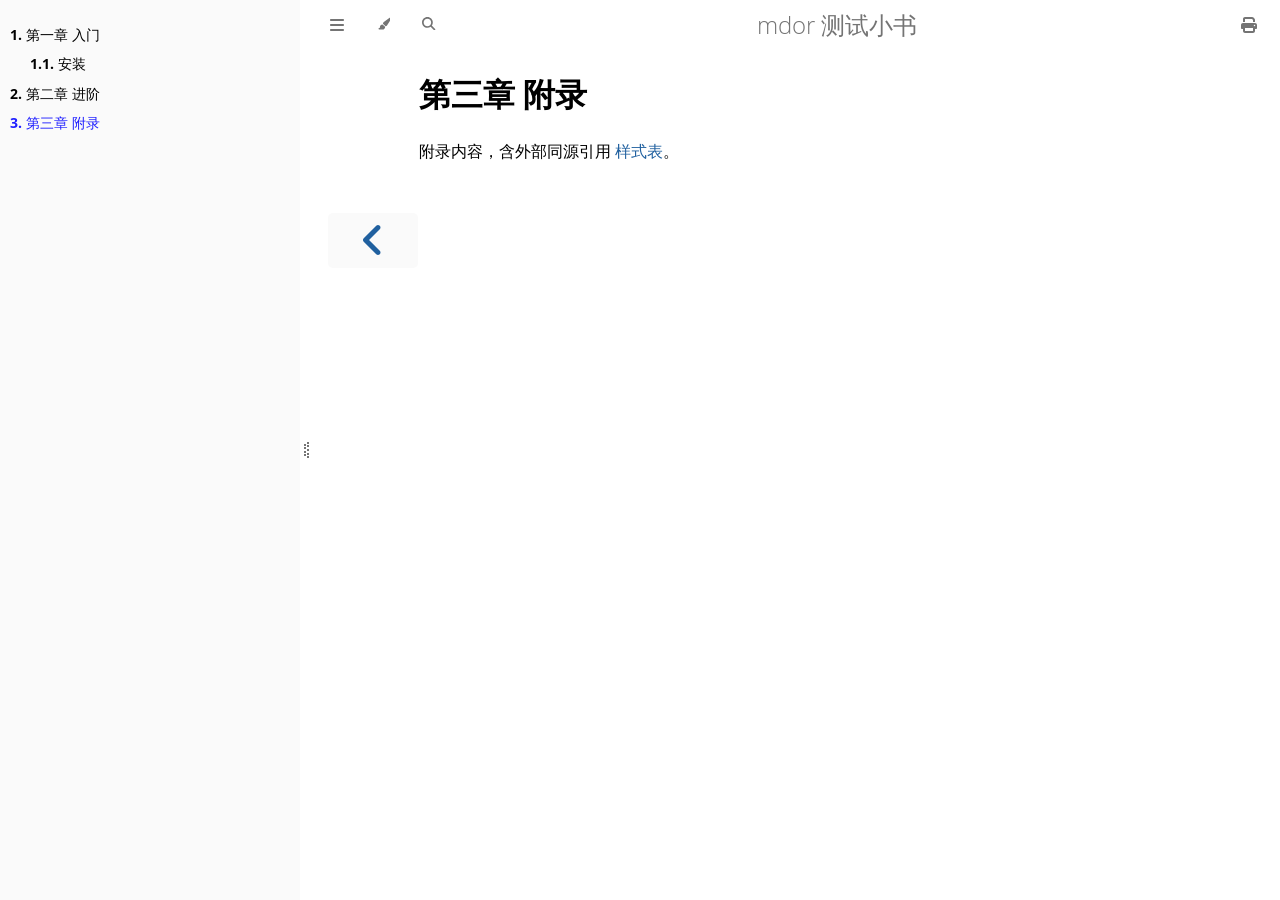
<file: fixtures/mdbook-static/ch3.html>
<!DOCTYPE HTML>
<html lang="zh" class="light sidebar-visible" dir="ltr">
    <head>
        <!-- Book generated using mdBook -->
        <meta charset="UTF-8">
        <title>第三章 附录 - mdor 测试小书</title>


        <!-- Custom HTML head -->

        <meta name="description" content="">
        <meta name="viewport" content="width=device-width, initial-scale=1">
        <meta name="theme-color" content="#ffffff">

        <link rel="icon" href="favicon-de23e50b.svg">
        <link rel="shortcut icon" href="favicon-8114d1fc.png">
        <link rel="stylesheet" href="css/variables-8adf115d.css">
        <link rel="stylesheet" href="css/general-e96d0476.css">
        <link rel="stylesheet" href="css/chrome-d279d366.css">
        <link rel="stylesheet" href="css/print-9e4910d8.css" media="print">

        <!-- Fonts -->
        <link rel="stylesheet" href="fonts/fonts-9644e21d.css">

        <!-- Highlight.js Stylesheets -->
        <link rel="stylesheet" id="mdbook-highlight-css" href="highlight-493f70e1.css">
        <link rel="stylesheet" id="mdbook-tomorrow-night-css" href="tomorrow-night-4c0ae647.css">
        <link rel="stylesheet" id="mdbook-ayu-highlight-css" href="ayu-highlight-3fdfc3ac.css">

        <!-- Custom theme stylesheets -->


        <!-- Provide site root and default themes to javascript -->
        <script>
            const path_to_root = "";
            const default_light_theme = "light";
            const default_dark_theme = "navy";
            window.path_to_searchindex_js = "searchindex-8c7fff8f.js";
        </script>
        <!-- Start loading toc.js asap -->
        <script src="toc-45307b76.js"></script>
    </head>
    <body>
    <div id="mdbook-help-container">
        <div id="mdbook-help-popup">
            <h2 class="mdbook-help-title">Keyboard shortcuts</h2>
            <div>
                <p>Press <kbd>←</kbd> or <kbd>→</kbd> to navigate between chapters</p>
                <p>Press <kbd>S</kbd> or <kbd>/</kbd> to search in the book</p>
                <p>Press <kbd>?</kbd> to show this help</p>
                <p>Press <kbd>Esc</kbd> to hide this help</p>
            </div>
        </div>
    </div>
    <div id="mdbook-body-container">
        <!-- Work around some values being stored in localStorage wrapped in quotes -->
        <script>
            try {
                let theme = localStorage.getItem('mdbook-theme');
                let sidebar = localStorage.getItem('mdbook-sidebar');

                if (theme.startsWith('"') && theme.endsWith('"')) {
                    localStorage.setItem('mdbook-theme', theme.slice(1, theme.length - 1));
                }

                if (sidebar.startsWith('"') && sidebar.endsWith('"')) {
                    localStorage.setItem('mdbook-sidebar', sidebar.slice(1, sidebar.length - 1));
                }
            } catch (e) { }
        </script>

        <!-- Set the theme before any content is loaded, prevents flash -->
        <script>
            const default_theme = window.matchMedia("(prefers-color-scheme: dark)").matches ? default_dark_theme : default_light_theme;
            let theme;
            try { theme = localStorage.getItem('mdbook-theme'); } catch(e) { }
            if (theme === null || theme === undefined) { theme = default_theme; }
            const html = document.documentElement;
            html.classList.remove('light')
            html.classList.add(theme);
            html.classList.add("js");
        </script>

        <input type="checkbox" id="mdbook-sidebar-toggle-anchor" class="hidden">

        <!-- Hide / unhide sidebar before it is displayed -->
        <script>
            let sidebar = null;
            const sidebar_toggle = document.getElementById("mdbook-sidebar-toggle-anchor");
            if (document.body.clientWidth >= 1080) {
                try { sidebar = localStorage.getItem('mdbook-sidebar'); } catch(e) { }
                sidebar = sidebar || 'visible';
            } else {
                sidebar = 'hidden';
                sidebar_toggle.checked = false;
            }
            if (sidebar === 'visible') {
                sidebar_toggle.checked = true;
            } else {
                html.classList.remove('sidebar-visible');
            }
        </script>

        <nav id="mdbook-sidebar" class="sidebar" aria-label="Table of contents">
            <!-- populated by js -->
            <mdbook-sidebar-scrollbox class="sidebar-scrollbox"></mdbook-sidebar-scrollbox>
            <noscript>
                <iframe class="sidebar-iframe-outer" src="toc.html"></iframe>
            </noscript>
            <div id="mdbook-sidebar-resize-handle" class="sidebar-resize-handle">
                <div class="sidebar-resize-indicator"></div>
            </div>
        </nav>

        <div id="mdbook-page-wrapper" class="page-wrapper">

            <div class="page">
                <div id="mdbook-menu-bar-hover-placeholder"></div>
                <div id="mdbook-menu-bar" class="menu-bar sticky">
                    <div class="left-buttons">
                        <label id="mdbook-sidebar-toggle" class="icon-button" for="mdbook-sidebar-toggle-anchor" title="Toggle Table of Contents" aria-label="Toggle Table of Contents" aria-controls="mdbook-sidebar">
                            <span class=fa-svg><svg xmlns="http://www.w3.org/2000/svg" viewBox="0 0 448 512"><!--! Font Awesome Free 6.2.0 by @fontawesome - https://fontawesome.com License - https://fontawesome.com/license/free (Icons: CC BY 4.0, Fonts: SIL OFL 1.1, Code: MIT License) Copyright 2022 Fonticons, Inc. --><path d="M0 96C0 78.3 14.3 64 32 64H416c17.7 0 32 14.3 32 32s-14.3 32-32 32H32C14.3 128 0 113.7 0 96zM0 256c0-17.7 14.3-32 32-32H416c17.7 0 32 14.3 32 32s-14.3 32-32 32H32c-17.7 0-32-14.3-32-32zM448 416c0 17.7-14.3 32-32 32H32c-17.7 0-32-14.3-32-32s14.3-32 32-32H416c17.7 0 32 14.3 32 32z"/></svg></span>
                        </label>
                        <button id="mdbook-theme-toggle" class="icon-button" type="button" title="Change theme" aria-label="Change theme" aria-haspopup="true" aria-expanded="false" aria-controls="mdbook-theme-list">
                            <span class=fa-svg><svg xmlns="http://www.w3.org/2000/svg" viewBox="0 0 576 512"><!--! Font Awesome Free 6.2.0 by @fontawesome - https://fontawesome.com License - https://fontawesome.com/license/free (Icons: CC BY 4.0, Fonts: SIL OFL 1.1, Code: MIT License) Copyright 2022 Fonticons, Inc. --><path d="M371.3 367.1c27.3-3.9 51.9-19.4 67.2-42.9L600.2 74.1c12.6-19.5 9.4-45.3-7.6-61.2S549.7-4.4 531.1 9.6L294.4 187.2c-24 18-38.2 46.1-38.4 76.1L371.3 367.1zm-19.6 25.4l-116-104.4C175.9 290.3 128 339.6 128 400c0 3.9 .2 7.8 .6 11.6c1.8 17.5-10.2 36.4-27.8 36.4H96c-17.7 0-32 14.3-32 32s14.3 32 32 32H240c61.9 0 112-50.1 112-112c0-2.5-.1-5-.2-7.5z"/></svg></span>
                        </button>
                        <ul id="mdbook-theme-list" class="theme-popup" aria-label="Themes" role="menu">
                            <li role="none"><button role="menuitem" class="theme" id="mdbook-theme-default_theme">Auto</button></li>
                            <li role="none"><button role="menuitem" class="theme" id="mdbook-theme-light">Light</button></li>
                            <li role="none"><button role="menuitem" class="theme" id="mdbook-theme-rust">Rust</button></li>
                            <li role="none"><button role="menuitem" class="theme" id="mdbook-theme-coal">Coal</button></li>
                            <li role="none"><button role="menuitem" class="theme" id="mdbook-theme-navy">Navy</button></li>
                            <li role="none"><button role="menuitem" class="theme" id="mdbook-theme-ayu">Ayu</button></li>
                        </ul>
                        <button id="mdbook-search-toggle" class="icon-button" type="button" title="Search (`/`)" aria-label="Toggle Searchbar" aria-expanded="false" aria-keyshortcuts="/ s" aria-controls="mdbook-searchbar">
                            <span class=fa-svg><svg xmlns="http://www.w3.org/2000/svg" viewBox="0 0 512 512"><!--! Font Awesome Free 6.2.0 by @fontawesome - https://fontawesome.com License - https://fontawesome.com/license/free (Icons: CC BY 4.0, Fonts: SIL OFL 1.1, Code: MIT License) Copyright 2022 Fonticons, Inc. --><path d="M416 208c0 45.9-14.9 88.3-40 122.7L502.6 457.4c12.5 12.5 12.5 32.8 0 45.3s-32.8 12.5-45.3 0L330.7 376c-34.4 25.2-76.8 40-122.7 40C93.1 416 0 322.9 0 208S93.1 0 208 0S416 93.1 416 208zM208 352c79.5 0 144-64.5 144-144s-64.5-144-144-144S64 128.5 64 208s64.5 144 144 144z"/></svg></span>
                        </button>
                    </div>

                    <h1 class="menu-title">mdor 测试小书</h1>

                    <div class="right-buttons">
                        <a href="print.html" title="Print this book" aria-label="Print this book">
                            <span class=fa-svg id="print-button"><svg xmlns="http://www.w3.org/2000/svg" viewBox="0 0 512 512"><!--! Font Awesome Free 6.2.0 by @fontawesome - https://fontawesome.com License - https://fontawesome.com/license/free (Icons: CC BY 4.0, Fonts: SIL OFL 1.1, Code: MIT License) Copyright 2022 Fonticons, Inc. --><path d="M128 0C92.7 0 64 28.7 64 64v96h64V64H354.7L384 93.3V160h64V93.3c0-17-6.7-33.3-18.7-45.3L400 18.7C388 6.7 371.7 0 354.7 0H128zM384 352v32 64H128V384 368 352H384zm64 32h32c17.7 0 32-14.3 32-32V256c0-35.3-28.7-64-64-64H64c-35.3 0-64 28.7-64 64v96c0 17.7 14.3 32 32 32H64v64c0 35.3 28.7 64 64 64H384c35.3 0 64-28.7 64-64V384zm-16-88c-13.3 0-24-10.7-24-24s10.7-24 24-24s24 10.7 24 24s-10.7 24-24 24z"/></svg></span>
                        </a>

                    </div>
                </div>

                <div id="mdbook-search-wrapper" class="hidden">
                    <form id="mdbook-searchbar-outer" class="searchbar-outer">
                        <div class="search-wrapper">
                            <input type="search" id="mdbook-searchbar" name="searchbar" placeholder="Search this book ..." aria-controls="mdbook-searchresults-outer" aria-describedby="searchresults-header">
                            <div class="spinner-wrapper">
                                <span class=fa-svg id="fa-spin"><svg xmlns="http://www.w3.org/2000/svg" viewBox="0 0 512 512"><!--! Font Awesome Free 6.2.0 by @fontawesome - https://fontawesome.com License - https://fontawesome.com/license/free (Icons: CC BY 4.0, Fonts: SIL OFL 1.1, Code: MIT License) Copyright 2022 Fonticons, Inc. --><path d="M304 48c0-26.5-21.5-48-48-48s-48 21.5-48 48s21.5 48 48 48s48-21.5 48-48zm0 416c0-26.5-21.5-48-48-48s-48 21.5-48 48s21.5 48 48 48s48-21.5 48-48zM48 304c26.5 0 48-21.5 48-48s-21.5-48-48-48s-48 21.5-48 48s21.5 48 48 48zm464-48c0-26.5-21.5-48-48-48s-48 21.5-48 48s21.5 48 48 48s48-21.5 48-48zM142.9 437c18.7-18.7 18.7-49.1 0-67.9s-49.1-18.7-67.9 0s-18.7 49.1 0 67.9s49.1 18.7 67.9 0zm0-294.2c18.7-18.7 18.7-49.1 0-67.9S93.7 56.2 75 75s-18.7 49.1 0 67.9s49.1 18.7 67.9 0zM369.1 437c18.7 18.7 49.1 18.7 67.9 0s18.7-49.1 0-67.9s-49.1-18.7-67.9 0s-18.7 49.1 0 67.9z"/></svg></span>
                            </div>
                        </div>
                    </form>
                    <div id="mdbook-searchresults-outer" class="searchresults-outer hidden">
                        <div id="mdbook-searchresults-header" class="searchresults-header"></div>
                        <ul id="mdbook-searchresults">
                        </ul>
                    </div>
                </div>

                <!-- Apply ARIA attributes after the sidebar and the sidebar toggle button are added to the DOM -->
                <script>
                    document.getElementById('mdbook-sidebar-toggle').setAttribute('aria-expanded', sidebar === 'visible');
                    document.getElementById('mdbook-sidebar').setAttribute('aria-hidden', sidebar !== 'visible');
                    Array.from(document.querySelectorAll('#mdbook-sidebar a')).forEach(function(link) {
                        link.setAttribute('tabIndex', sidebar === 'visible' ? 0 : -1);
                    });
                </script>

                <div id="mdbook-content" class="content">
                    <main>
                        <h1 id="第三章-附录"><a class="header" href="#第三章-附录">第三章 附录</a></h1>
<p>附录内容，含外部同源引用 <a href="./css/custom.css">样式表</a>。</p>

                    </main>

                    <nav class="nav-wrapper" aria-label="Page navigation">
                        <!-- Mobile navigation buttons -->
                            <a rel="prev" href="ch2.html" class="mobile-nav-chapters previous" title="Previous chapter" aria-label="Previous chapter" aria-keyshortcuts="Left">
                                <span class=fa-svg><svg xmlns="http://www.w3.org/2000/svg" viewBox="0 0 320 512"><!--! Font Awesome Free 6.2.0 by @fontawesome - https://fontawesome.com License - https://fontawesome.com/license/free (Icons: CC BY 4.0, Fonts: SIL OFL 1.1, Code: MIT License) Copyright 2022 Fonticons, Inc. --><path d="M41.4 233.4c-12.5 12.5-12.5 32.8 0 45.3l160 160c12.5 12.5 32.8 12.5 45.3 0s12.5-32.8 0-45.3L109.3 256 246.6 118.6c12.5-12.5 12.5-32.8 0-45.3s-32.8-12.5-45.3 0l-160 160z"/></svg></span>
                            </a>


                        <div style="clear: both"></div>
                    </nav>
                </div>
            </div>

            <nav class="nav-wide-wrapper" aria-label="Page navigation">
                    <a rel="prev" href="ch2.html" class="nav-chapters previous" title="Previous chapter" aria-label="Previous chapter" aria-keyshortcuts="Left">
                        <span class=fa-svg><svg xmlns="http://www.w3.org/2000/svg" viewBox="0 0 320 512"><!--! Font Awesome Free 6.2.0 by @fontawesome - https://fontawesome.com License - https://fontawesome.com/license/free (Icons: CC BY 4.0, Fonts: SIL OFL 1.1, Code: MIT License) Copyright 2022 Fonticons, Inc. --><path d="M41.4 233.4c-12.5 12.5-12.5 32.8 0 45.3l160 160c12.5 12.5 32.8 12.5 45.3 0s12.5-32.8 0-45.3L109.3 256 246.6 118.6c12.5-12.5 12.5-32.8 0-45.3s-32.8-12.5-45.3 0l-160 160z"/></svg></span>
                    </a>

            </nav>

        </div>

        <template id=fa-eye><span class=fa-svg><svg xmlns="http://www.w3.org/2000/svg" viewBox="0 0 576 512"><!--! Font Awesome Free 6.2.0 by @fontawesome - https://fontawesome.com License - https://fontawesome.com/license/free (Icons: CC BY 4.0, Fonts: SIL OFL 1.1, Code: MIT License) Copyright 2022 Fonticons, Inc. --><path d="M288 32c-80.8 0-145.5 36.8-192.6 80.6C48.6 156 17.3 208 2.5 243.7c-3.3 7.9-3.3 16.7 0 24.6C17.3 304 48.6 356 95.4 399.4C142.5 443.2 207.2 480 288 480s145.5-36.8 192.6-80.6c46.8-43.5 78.1-95.4 93-131.1c3.3-7.9 3.3-16.7 0-24.6c-14.9-35.7-46.2-87.7-93-131.1C433.5 68.8 368.8 32 288 32zM432 256c0 79.5-64.5 144-144 144s-144-64.5-144-144s64.5-144 144-144s144 64.5 144 144zM288 192c0 35.3-28.7 64-64 64c-11.5 0-22.3-3-31.6-8.4c-.2 2.8-.4 5.5-.4 8.4c0 53 43 96 96 96s96-43 96-96s-43-96-96-96c-2.8 0-5.6 .1-8.4 .4c5.3 9.3 8.4 20.1 8.4 31.6z"/></svg></span></template>
        <template id=fa-eye-slash><span class=fa-svg><svg xmlns="http://www.w3.org/2000/svg" viewBox="0 0 640 512"><!--! Font Awesome Free 6.2.0 by @fontawesome - https://fontawesome.com License - https://fontawesome.com/license/free (Icons: CC BY 4.0, Fonts: SIL OFL 1.1, Code: MIT License) Copyright 2022 Fonticons, Inc. --><path d="M38.8 5.1C28.4-3.1 13.3-1.2 5.1 9.2S-1.2 34.7 9.2 42.9l592 464c10.4 8.2 25.5 6.3 33.7-4.1s6.3-25.5-4.1-33.7L525.6 386.7c39.6-40.6 66.4-86.1 79.9-118.4c3.3-7.9 3.3-16.7 0-24.6c-14.9-35.7-46.2-87.7-93-131.1C465.5 68.8 400.8 32 320 32c-68.2 0-125 26.3-169.3 60.8L38.8 5.1zM223.1 149.5C248.6 126.2 282.7 112 320 112c79.5 0 144 64.5 144 144c0 24.9-6.3 48.3-17.4 68.7L408 294.5c5.2-11.8 8-24.8 8-38.5c0-53-43-96-96-96c-2.8 0-5.6 .1-8.4 .4c5.3 9.3 8.4 20.1 8.4 31.6c0 10.2-2.4 19.8-6.6 28.3l-90.3-70.8zm223.1 298L373 389.9c-16.4 6.5-34.3 10.1-53 10.1c-79.5 0-144-64.5-144-144c0-6.9 .5-13.6 1.4-20.2L83.1 161.5C60.3 191.2 44 220.8 34.5 243.7c-3.3 7.9-3.3 16.7 0 24.6c14.9 35.7 46.2 87.7 93 131.1C174.5 443.2 239.2 480 320 480c47.8 0 89.9-12.9 126.2-32.5z"/></svg></span></template>
        <template id=fa-copy><span class=fa-svg><svg xmlns="http://www.w3.org/2000/svg" viewBox="0 0 512 512"><!--! Font Awesome Free 6.2.0 by @fontawesome - https://fontawesome.com License - https://fontawesome.com/license/free (Icons: CC BY 4.0, Fonts: SIL OFL 1.1, Code: MIT License) Copyright 2022 Fonticons, Inc. --><path d="M502.6 70.63l-61.25-61.25C435.4 3.371 427.2 0 418.7 0H255.1c-35.35 0-64 28.66-64 64l.0195 256C192 355.4 220.7 384 256 384h192c35.2 0 64-28.8 64-64V93.25C512 84.77 508.6 76.63 502.6 70.63zM464 320c0 8.836-7.164 16-16 16H255.1c-8.838 0-16-7.164-16-16L239.1 64.13c0-8.836 7.164-16 16-16h128L384 96c0 17.67 14.33 32 32 32h47.1V320zM272 448c0 8.836-7.164 16-16 16H63.1c-8.838 0-16-7.164-16-16L47.98 192.1c0-8.836 7.164-16 16-16H160V128H63.99c-35.35 0-64 28.65-64 64l.0098 256C.002 483.3 28.66 512 64 512h192c35.2 0 64-28.8 64-64v-32h-47.1L272 448z"/></svg></span></template>
        <template id=fa-play><span class=fa-svg><svg xmlns="http://www.w3.org/2000/svg" viewBox="0 0 384 512"><!--! Font Awesome Free 6.2.0 by @fontawesome - https://fontawesome.com License - https://fontawesome.com/license/free (Icons: CC BY 4.0, Fonts: SIL OFL 1.1, Code: MIT License) Copyright 2022 Fonticons, Inc. --><path d="M73 39c-14.8-9.1-33.4-9.4-48.5-.9S0 62.6 0 80V432c0 17.4 9.4 33.4 24.5 41.9s33.7 8.1 48.5-.9L361 297c14.3-8.7 23-24.2 23-41s-8.7-32.2-23-41L73 39z"/></svg></span></template>
        <template id=fa-clock-rotate-left><span class=fa-svg><svg xmlns="http://www.w3.org/2000/svg" viewBox="0 0 512 512"><!--! Font Awesome Free 6.2.0 by @fontawesome - https://fontawesome.com License - https://fontawesome.com/license/free (Icons: CC BY 4.0, Fonts: SIL OFL 1.1, Code: MIT License) Copyright 2022 Fonticons, Inc. --><path d="M75 75L41 41C25.9 25.9 0 36.6 0 57.9V168c0 13.3 10.7 24 24 24H134.1c21.4 0 32.1-25.9 17-41l-30.8-30.8C155 85.5 203 64 256 64c106 0 192 86 192 192s-86 192-192 192c-40.8 0-78.6-12.7-109.7-34.4c-14.5-10.1-34.4-6.6-44.6 7.9s-6.6 34.4 7.9 44.6C151.2 495 201.7 512 256 512c141.4 0 256-114.6 256-256S397.4 0 256 0C185.3 0 121.3 28.7 75 75zm181 53c-13.3 0-24 10.7-24 24V256c0 6.4 2.5 12.5 7 17l72 72c9.4 9.4 24.6 9.4 33.9 0s9.4-24.6 0-33.9l-65-65V152c0-13.3-10.7-24-24-24z"/></svg></span></template>



        <script>
            window.playground_copyable = true;
        </script>


        <script src="elasticlunr-ef4e11c1.min.js"></script>
        <script src="mark-09e88c2c.min.js"></script>
        <script src="searcher-09f2665d.js"></script>

        <script src="clipboard-1626706a.min.js"></script>
        <script src="highlight-abc7f01d.js"></script>
        <script src="book-609e4cb8.js"></script>

        <!-- Custom JS scripts -->



    </div>
    </body>
</html>
</file>
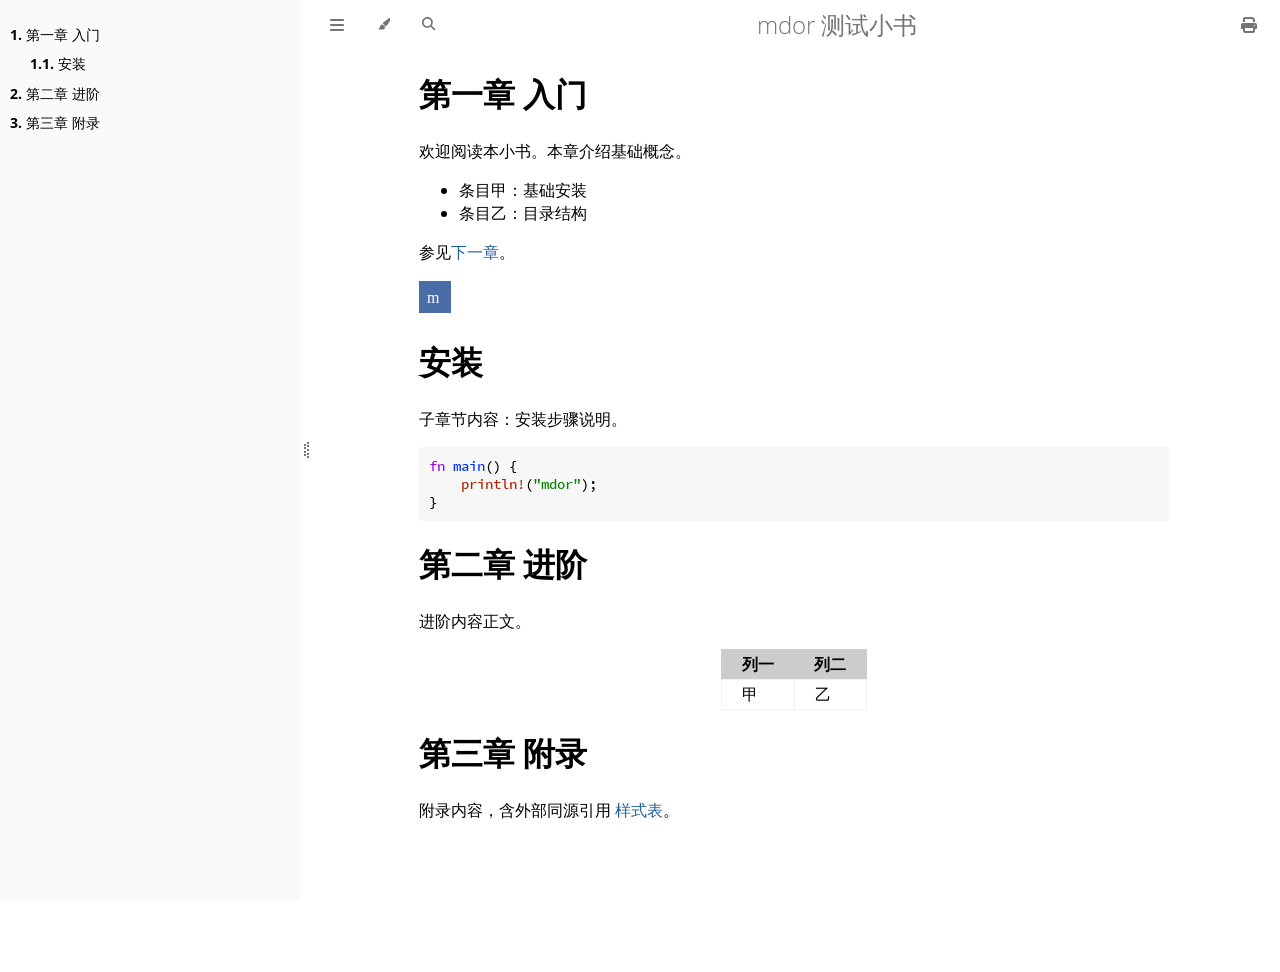
<file: fixtures/mdbook-static/print.html>
<!DOCTYPE HTML>
<html lang="zh" class="light sidebar-visible" dir="ltr">
    <head>
        <!-- Book generated using mdBook -->
        <meta charset="UTF-8">
        <title>mdor 测试小书</title>
        <meta name="robots" content="noindex">


        <!-- Custom HTML head -->

        <meta name="description" content="">
        <meta name="viewport" content="width=device-width, initial-scale=1">
        <meta name="theme-color" content="#ffffff">

        <link rel="icon" href="favicon-de23e50b.svg">
        <link rel="shortcut icon" href="favicon-8114d1fc.png">
        <link rel="stylesheet" href="css/variables-8adf115d.css">
        <link rel="stylesheet" href="css/general-e96d0476.css">
        <link rel="stylesheet" href="css/chrome-d279d366.css">
        <link rel="stylesheet" href="css/print-9e4910d8.css" media="print">

        <!-- Fonts -->
        <link rel="stylesheet" href="fonts/fonts-9644e21d.css">

        <!-- Highlight.js Stylesheets -->
        <link rel="stylesheet" id="mdbook-highlight-css" href="highlight-493f70e1.css">
        <link rel="stylesheet" id="mdbook-tomorrow-night-css" href="tomorrow-night-4c0ae647.css">
        <link rel="stylesheet" id="mdbook-ayu-highlight-css" href="ayu-highlight-3fdfc3ac.css">

        <!-- Custom theme stylesheets -->


        <!-- Provide site root and default themes to javascript -->
        <script>
            const path_to_root = "";
            const default_light_theme = "light";
            const default_dark_theme = "navy";
            window.path_to_searchindex_js = "searchindex-8c7fff8f.js";
        </script>
        <!-- Start loading toc.js asap -->
        <script src="toc-45307b76.js"></script>
    </head>
    <body>
    <div id="mdbook-help-container">
        <div id="mdbook-help-popup">
            <h2 class="mdbook-help-title">Keyboard shortcuts</h2>
            <div>
                <p>Press <kbd>←</kbd> or <kbd>→</kbd> to navigate between chapters</p>
                <p>Press <kbd>S</kbd> or <kbd>/</kbd> to search in the book</p>
                <p>Press <kbd>?</kbd> to show this help</p>
                <p>Press <kbd>Esc</kbd> to hide this help</p>
            </div>
        </div>
    </div>
    <div id="mdbook-body-container">
        <!-- Work around some values being stored in localStorage wrapped in quotes -->
        <script>
            try {
                let theme = localStorage.getItem('mdbook-theme');
                let sidebar = localStorage.getItem('mdbook-sidebar');

                if (theme.startsWith('"') && theme.endsWith('"')) {
                    localStorage.setItem('mdbook-theme', theme.slice(1, theme.length - 1));
                }

                if (sidebar.startsWith('"') && sidebar.endsWith('"')) {
                    localStorage.setItem('mdbook-sidebar', sidebar.slice(1, sidebar.length - 1));
                }
            } catch (e) { }
        </script>

        <!-- Set the theme before any content is loaded, prevents flash -->
        <script>
            const default_theme = window.matchMedia("(prefers-color-scheme: dark)").matches ? default_dark_theme : default_light_theme;
            let theme;
            try { theme = localStorage.getItem('mdbook-theme'); } catch(e) { }
            if (theme === null || theme === undefined) { theme = default_theme; }
            const html = document.documentElement;
            html.classList.remove('light')
            html.classList.add(theme);
            html.classList.add("js");
        </script>

        <input type="checkbox" id="mdbook-sidebar-toggle-anchor" class="hidden">

        <!-- Hide / unhide sidebar before it is displayed -->
        <script>
            let sidebar = null;
            const sidebar_toggle = document.getElementById("mdbook-sidebar-toggle-anchor");
            if (document.body.clientWidth >= 1080) {
                try { sidebar = localStorage.getItem('mdbook-sidebar'); } catch(e) { }
                sidebar = sidebar || 'visible';
            } else {
                sidebar = 'hidden';
                sidebar_toggle.checked = false;
            }
            if (sidebar === 'visible') {
                sidebar_toggle.checked = true;
            } else {
                html.classList.remove('sidebar-visible');
            }
        </script>

        <nav id="mdbook-sidebar" class="sidebar" aria-label="Table of contents">
            <!-- populated by js -->
            <mdbook-sidebar-scrollbox class="sidebar-scrollbox"></mdbook-sidebar-scrollbox>
            <noscript>
                <iframe class="sidebar-iframe-outer" src="toc.html"></iframe>
            </noscript>
            <div id="mdbook-sidebar-resize-handle" class="sidebar-resize-handle">
                <div class="sidebar-resize-indicator"></div>
            </div>
        </nav>

        <div id="mdbook-page-wrapper" class="page-wrapper">

            <div class="page">
                <div id="mdbook-menu-bar-hover-placeholder"></div>
                <div id="mdbook-menu-bar" class="menu-bar sticky">
                    <div class="left-buttons">
                        <label id="mdbook-sidebar-toggle" class="icon-button" for="mdbook-sidebar-toggle-anchor" title="Toggle Table of Contents" aria-label="Toggle Table of Contents" aria-controls="mdbook-sidebar">
                            <span class=fa-svg><svg xmlns="http://www.w3.org/2000/svg" viewBox="0 0 448 512"><!--! Font Awesome Free 6.2.0 by @fontawesome - https://fontawesome.com License - https://fontawesome.com/license/free (Icons: CC BY 4.0, Fonts: SIL OFL 1.1, Code: MIT License) Copyright 2022 Fonticons, Inc. --><path d="M0 96C0 78.3 14.3 64 32 64H416c17.7 0 32 14.3 32 32s-14.3 32-32 32H32C14.3 128 0 113.7 0 96zM0 256c0-17.7 14.3-32 32-32H416c17.7 0 32 14.3 32 32s-14.3 32-32 32H32c-17.7 0-32-14.3-32-32zM448 416c0 17.7-14.3 32-32 32H32c-17.7 0-32-14.3-32-32s14.3-32 32-32H416c17.7 0 32 14.3 32 32z"/></svg></span>
                        </label>
                        <button id="mdbook-theme-toggle" class="icon-button" type="button" title="Change theme" aria-label="Change theme" aria-haspopup="true" aria-expanded="false" aria-controls="mdbook-theme-list">
                            <span class=fa-svg><svg xmlns="http://www.w3.org/2000/svg" viewBox="0 0 576 512"><!--! Font Awesome Free 6.2.0 by @fontawesome - https://fontawesome.com License - https://fontawesome.com/license/free (Icons: CC BY 4.0, Fonts: SIL OFL 1.1, Code: MIT License) Copyright 2022 Fonticons, Inc. --><path d="M371.3 367.1c27.3-3.9 51.9-19.4 67.2-42.9L600.2 74.1c12.6-19.5 9.4-45.3-7.6-61.2S549.7-4.4 531.1 9.6L294.4 187.2c-24 18-38.2 46.1-38.4 76.1L371.3 367.1zm-19.6 25.4l-116-104.4C175.9 290.3 128 339.6 128 400c0 3.9 .2 7.8 .6 11.6c1.8 17.5-10.2 36.4-27.8 36.4H96c-17.7 0-32 14.3-32 32s14.3 32 32 32H240c61.9 0 112-50.1 112-112c0-2.5-.1-5-.2-7.5z"/></svg></span>
                        </button>
                        <ul id="mdbook-theme-list" class="theme-popup" aria-label="Themes" role="menu">
                            <li role="none"><button role="menuitem" class="theme" id="mdbook-theme-default_theme">Auto</button></li>
                            <li role="none"><button role="menuitem" class="theme" id="mdbook-theme-light">Light</button></li>
                            <li role="none"><button role="menuitem" class="theme" id="mdbook-theme-rust">Rust</button></li>
                            <li role="none"><button role="menuitem" class="theme" id="mdbook-theme-coal">Coal</button></li>
                            <li role="none"><button role="menuitem" class="theme" id="mdbook-theme-navy">Navy</button></li>
                            <li role="none"><button role="menuitem" class="theme" id="mdbook-theme-ayu">Ayu</button></li>
                        </ul>
                        <button id="mdbook-search-toggle" class="icon-button" type="button" title="Search (`/`)" aria-label="Toggle Searchbar" aria-expanded="false" aria-keyshortcuts="/ s" aria-controls="mdbook-searchbar">
                            <span class=fa-svg><svg xmlns="http://www.w3.org/2000/svg" viewBox="0 0 512 512"><!--! Font Awesome Free 6.2.0 by @fontawesome - https://fontawesome.com License - https://fontawesome.com/license/free (Icons: CC BY 4.0, Fonts: SIL OFL 1.1, Code: MIT License) Copyright 2022 Fonticons, Inc. --><path d="M416 208c0 45.9-14.9 88.3-40 122.7L502.6 457.4c12.5 12.5 12.5 32.8 0 45.3s-32.8 12.5-45.3 0L330.7 376c-34.4 25.2-76.8 40-122.7 40C93.1 416 0 322.9 0 208S93.1 0 208 0S416 93.1 416 208zM208 352c79.5 0 144-64.5 144-144s-64.5-144-144-144S64 128.5 64 208s64.5 144 144 144z"/></svg></span>
                        </button>
                    </div>

                    <h1 class="menu-title">mdor 测试小书</h1>

                    <div class="right-buttons">
                        <a href="print.html" title="Print this book" aria-label="Print this book">
                            <span class=fa-svg id="print-button"><svg xmlns="http://www.w3.org/2000/svg" viewBox="0 0 512 512"><!--! Font Awesome Free 6.2.0 by @fontawesome - https://fontawesome.com License - https://fontawesome.com/license/free (Icons: CC BY 4.0, Fonts: SIL OFL 1.1, Code: MIT License) Copyright 2022 Fonticons, Inc. --><path d="M128 0C92.7 0 64 28.7 64 64v96h64V64H354.7L384 93.3V160h64V93.3c0-17-6.7-33.3-18.7-45.3L400 18.7C388 6.7 371.7 0 354.7 0H128zM384 352v32 64H128V384 368 352H384zm64 32h32c17.7 0 32-14.3 32-32V256c0-35.3-28.7-64-64-64H64c-35.3 0-64 28.7-64 64v96c0 17.7 14.3 32 32 32H64v64c0 35.3 28.7 64 64 64H384c35.3 0 64-28.7 64-64V384zm-16-88c-13.3 0-24-10.7-24-24s10.7-24 24-24s24 10.7 24 24s-10.7 24-24 24z"/></svg></span>
                        </a>

                    </div>
                </div>

                <div id="mdbook-search-wrapper" class="hidden">
                    <form id="mdbook-searchbar-outer" class="searchbar-outer">
                        <div class="search-wrapper">
                            <input type="search" id="mdbook-searchbar" name="searchbar" placeholder="Search this book ..." aria-controls="mdbook-searchresults-outer" aria-describedby="searchresults-header">
                            <div class="spinner-wrapper">
                                <span class=fa-svg id="fa-spin"><svg xmlns="http://www.w3.org/2000/svg" viewBox="0 0 512 512"><!--! Font Awesome Free 6.2.0 by @fontawesome - https://fontawesome.com License - https://fontawesome.com/license/free (Icons: CC BY 4.0, Fonts: SIL OFL 1.1, Code: MIT License) Copyright 2022 Fonticons, Inc. --><path d="M304 48c0-26.5-21.5-48-48-48s-48 21.5-48 48s21.5 48 48 48s48-21.5 48-48zm0 416c0-26.5-21.5-48-48-48s-48 21.5-48 48s21.5 48 48 48s48-21.5 48-48zM48 304c26.5 0 48-21.5 48-48s-21.5-48-48-48s-48 21.5-48 48s21.5 48 48 48zm464-48c0-26.5-21.5-48-48-48s-48 21.5-48 48s21.5 48 48 48s48-21.5 48-48zM142.9 437c18.7-18.7 18.7-49.1 0-67.9s-49.1-18.7-67.9 0s-18.7 49.1 0 67.9s49.1 18.7 67.9 0zm0-294.2c18.7-18.7 18.7-49.1 0-67.9S93.7 56.2 75 75s-18.7 49.1 0 67.9s49.1 18.7 67.9 0zM369.1 437c18.7 18.7 49.1 18.7 67.9 0s18.7-49.1 0-67.9s-49.1-18.7-67.9 0s-18.7 49.1 0 67.9z"/></svg></span>
                            </div>
                        </div>
                    </form>
                    <div id="mdbook-searchresults-outer" class="searchresults-outer hidden">
                        <div id="mdbook-searchresults-header" class="searchresults-header"></div>
                        <ul id="mdbook-searchresults">
                        </ul>
                    </div>
                </div>

                <!-- Apply ARIA attributes after the sidebar and the sidebar toggle button are added to the DOM -->
                <script>
                    document.getElementById('mdbook-sidebar-toggle').setAttribute('aria-expanded', sidebar === 'visible');
                    document.getElementById('mdbook-sidebar').setAttribute('aria-hidden', sidebar !== 'visible');
                    Array.from(document.querySelectorAll('#mdbook-sidebar a')).forEach(function(link) {
                        link.setAttribute('tabIndex', sidebar === 'visible' ? 0 : -1);
                    });
                </script>

                <div id="mdbook-content" class="content">
                    <main>
                        <h1 id="第一章-入门"><a class="header" href="#第一章-入门">第一章 入门</a></h1>
<p>欢迎阅读本小书。本章介绍基础概念。</p>
<ul>
<li>条目甲：基础安装</li>
<li>条目乙：目录结构</li>
</ul>
<p>参见<a href="#第二章-进阶">下一章</a>。</p>
<p><label class="checkbox-label"><input class="checkbox-img" type="checkbox"><img src="img/logo.svg" alt="示例图片"><span class="img-wrapper"><img src="img/logo.svg" alt="示例图片"></span></label></p>
<div style="break-before: page; page-break-before: always;"></div>
<h1 id="安装"><a class="header" href="#安装">安装</a></h1>
<p>子章节内容：安装步骤说明。</p>
<pre class="playground"><code class="language-rust">fn main() {
    println!("mdor");
}</code></pre>
<div style="break-before: page; page-break-before: always;"></div>
<h1 id="第二章-进阶"><a class="header" href="#第二章-进阶">第二章 进阶</a></h1>
<p>进阶内容正文。</p>
<div class="table-wrapper">
<table>
<thead>
<tr><th>列一</th><th>列二</th></tr>
</thead>
<tbody>
<tr><td>甲</td><td>乙</td></tr>
</tbody>
</table>
</div>
<div style="break-before: page; page-break-before: always;"></div>
<h1 id="第三章-附录"><a class="header" href="#第三章-附录">第三章 附录</a></h1>
<p>附录内容，含外部同源引用 <a href="css/custom.css">样式表</a>。</p>

                    </main>

                    <nav class="nav-wrapper" aria-label="Page navigation">
                        <!-- Mobile navigation buttons -->


                        <div style="clear: both"></div>
                    </nav>
                </div>
            </div>

            <nav class="nav-wide-wrapper" aria-label="Page navigation">

            </nav>

        </div>

        <template id=fa-eye><span class=fa-svg><svg xmlns="http://www.w3.org/2000/svg" viewBox="0 0 576 512"><!--! Font Awesome Free 6.2.0 by @fontawesome - https://fontawesome.com License - https://fontawesome.com/license/free (Icons: CC BY 4.0, Fonts: SIL OFL 1.1, Code: MIT License) Copyright 2022 Fonticons, Inc. --><path d="M288 32c-80.8 0-145.5 36.8-192.6 80.6C48.6 156 17.3 208 2.5 243.7c-3.3 7.9-3.3 16.7 0 24.6C17.3 304 48.6 356 95.4 399.4C142.5 443.2 207.2 480 288 480s145.5-36.8 192.6-80.6c46.8-43.5 78.1-95.4 93-131.1c3.3-7.9 3.3-16.7 0-24.6c-14.9-35.7-46.2-87.7-93-131.1C433.5 68.8 368.8 32 288 32zM432 256c0 79.5-64.5 144-144 144s-144-64.5-144-144s64.5-144 144-144s144 64.5 144 144zM288 192c0 35.3-28.7 64-64 64c-11.5 0-22.3-3-31.6-8.4c-.2 2.8-.4 5.5-.4 8.4c0 53 43 96 96 96s96-43 96-96s-43-96-96-96c-2.8 0-5.6 .1-8.4 .4c5.3 9.3 8.4 20.1 8.4 31.6z"/></svg></span></template>
        <template id=fa-eye-slash><span class=fa-svg><svg xmlns="http://www.w3.org/2000/svg" viewBox="0 0 640 512"><!--! Font Awesome Free 6.2.0 by @fontawesome - https://fontawesome.com License - https://fontawesome.com/license/free (Icons: CC BY 4.0, Fonts: SIL OFL 1.1, Code: MIT License) Copyright 2022 Fonticons, Inc. --><path d="M38.8 5.1C28.4-3.1 13.3-1.2 5.1 9.2S-1.2 34.7 9.2 42.9l592 464c10.4 8.2 25.5 6.3 33.7-4.1s6.3-25.5-4.1-33.7L525.6 386.7c39.6-40.6 66.4-86.1 79.9-118.4c3.3-7.9 3.3-16.7 0-24.6c-14.9-35.7-46.2-87.7-93-131.1C465.5 68.8 400.8 32 320 32c-68.2 0-125 26.3-169.3 60.8L38.8 5.1zM223.1 149.5C248.6 126.2 282.7 112 320 112c79.5 0 144 64.5 144 144c0 24.9-6.3 48.3-17.4 68.7L408 294.5c5.2-11.8 8-24.8 8-38.5c0-53-43-96-96-96c-2.8 0-5.6 .1-8.4 .4c5.3 9.3 8.4 20.1 8.4 31.6c0 10.2-2.4 19.8-6.6 28.3l-90.3-70.8zm223.1 298L373 389.9c-16.4 6.5-34.3 10.1-53 10.1c-79.5 0-144-64.5-144-144c0-6.9 .5-13.6 1.4-20.2L83.1 161.5C60.3 191.2 44 220.8 34.5 243.7c-3.3 7.9-3.3 16.7 0 24.6c14.9 35.7 46.2 87.7 93 131.1C174.5 443.2 239.2 480 320 480c47.8 0 89.9-12.9 126.2-32.5z"/></svg></span></template>
        <template id=fa-copy><span class=fa-svg><svg xmlns="http://www.w3.org/2000/svg" viewBox="0 0 512 512"><!--! Font Awesome Free 6.2.0 by @fontawesome - https://fontawesome.com License - https://fontawesome.com/license/free (Icons: CC BY 4.0, Fonts: SIL OFL 1.1, Code: MIT License) Copyright 2022 Fonticons, Inc. --><path d="M502.6 70.63l-61.25-61.25C435.4 3.371 427.2 0 418.7 0H255.1c-35.35 0-64 28.66-64 64l.0195 256C192 355.4 220.7 384 256 384h192c35.2 0 64-28.8 64-64V93.25C512 84.77 508.6 76.63 502.6 70.63zM464 320c0 8.836-7.164 16-16 16H255.1c-8.838 0-16-7.164-16-16L239.1 64.13c0-8.836 7.164-16 16-16h128L384 96c0 17.67 14.33 32 32 32h47.1V320zM272 448c0 8.836-7.164 16-16 16H63.1c-8.838 0-16-7.164-16-16L47.98 192.1c0-8.836 7.164-16 16-16H160V128H63.99c-35.35 0-64 28.65-64 64l.0098 256C.002 483.3 28.66 512 64 512h192c35.2 0 64-28.8 64-64v-32h-47.1L272 448z"/></svg></span></template>
        <template id=fa-play><span class=fa-svg><svg xmlns="http://www.w3.org/2000/svg" viewBox="0 0 384 512"><!--! Font Awesome Free 6.2.0 by @fontawesome - https://fontawesome.com License - https://fontawesome.com/license/free (Icons: CC BY 4.0, Fonts: SIL OFL 1.1, Code: MIT License) Copyright 2022 Fonticons, Inc. --><path d="M73 39c-14.8-9.1-33.4-9.4-48.5-.9S0 62.6 0 80V432c0 17.4 9.4 33.4 24.5 41.9s33.7 8.1 48.5-.9L361 297c14.3-8.7 23-24.2 23-41s-8.7-32.2-23-41L73 39z"/></svg></span></template>
        <template id=fa-clock-rotate-left><span class=fa-svg><svg xmlns="http://www.w3.org/2000/svg" viewBox="0 0 512 512"><!--! Font Awesome Free 6.2.0 by @fontawesome - https://fontawesome.com License - https://fontawesome.com/license/free (Icons: CC BY 4.0, Fonts: SIL OFL 1.1, Code: MIT License) Copyright 2022 Fonticons, Inc. --><path d="M75 75L41 41C25.9 25.9 0 36.6 0 57.9V168c0 13.3 10.7 24 24 24H134.1c21.4 0 32.1-25.9 17-41l-30.8-30.8C155 85.5 203 64 256 64c106 0 192 86 192 192s-86 192-192 192c-40.8 0-78.6-12.7-109.7-34.4c-14.5-10.1-34.4-6.6-44.6 7.9s-6.6 34.4 7.9 44.6C151.2 495 201.7 512 256 512c141.4 0 256-114.6 256-256S397.4 0 256 0C185.3 0 121.3 28.7 75 75zm181 53c-13.3 0-24 10.7-24 24V256c0 6.4 2.5 12.5 7 17l72 72c9.4 9.4 24.6 9.4 33.9 0s9.4-24.6 0-33.9l-65-65V152c0-13.3-10.7-24-24-24z"/></svg></span></template>



        <script>
            window.playground_copyable = true;
        </script>


        <script src="elasticlunr-ef4e11c1.min.js"></script>
        <script src="mark-09e88c2c.min.js"></script>
        <script src="searcher-09f2665d.js"></script>

        <script src="clipboard-1626706a.min.js"></script>
        <script src="highlight-abc7f01d.js"></script>
        <script src="book-609e4cb8.js"></script>

        <!-- Custom JS scripts -->

        <script>
        window.addEventListener('load', function() {
            window.setTimeout(window.print, 100);
        });
        </script>


    </div>
    </body>
</html>
</file>
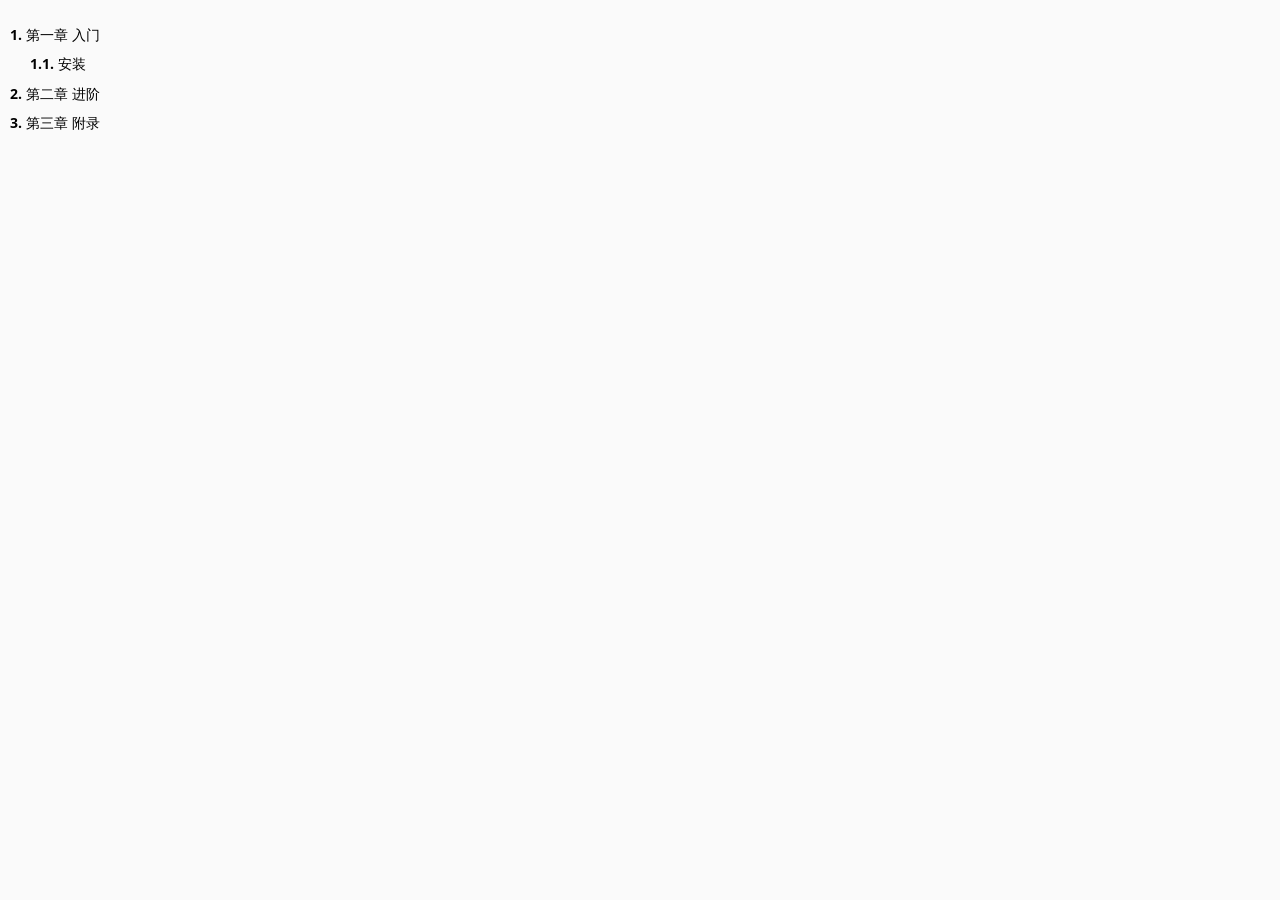
<file: fixtures/mdbook-static/toc.html>
<!DOCTYPE HTML>
<html lang="zh" class="light" dir="ltr">
    <head>
        <!-- sidebar iframe generated using mdBook

        This is a frame, and not included directly in the page, to control the total size of the
        book. The TOC contains an entry for each page, so if each page includes a copy of the TOC,
        the total size of the page becomes O(n**2).

        The frame is only used as a fallback when JS is turned off. When it's on, the sidebar is
        instead added to the main page by `toc.js` instead. The JavaScript mode is better
        because, when running in a `file:///` URL, the iframed page would not be Same-Origin as
        the rest of the page, so the sidebar and the main page theme would fall out of sync.
        -->
        <meta charset="UTF-8">
        <meta name="robots" content="noindex">
        <!-- Custom HTML head -->
        <meta name="viewport" content="width=device-width, initial-scale=1">
        <meta name="theme-color" content="#ffffff">
        <link rel="stylesheet" href="css/variables-8adf115d.css">
        <link rel="stylesheet" href="css/general-e96d0476.css">
        <link rel="stylesheet" href="css/chrome-d279d366.css">
        <link rel="stylesheet" href="css/print-9e4910d8.css" media="print">
        <!-- Fonts -->
        <link rel="stylesheet" href="fonts/fonts-9644e21d.css">
        <!-- Custom theme stylesheets -->
    </head>
    <body class="sidebar-iframe-inner">
        <ol class="chapter"><li class="chapter-item expanded "><span class="chapter-link-wrapper"><a href="ch1.html" target="_parent"><strong aria-hidden="true">1.</strong> 第一章 入门</a></span><ol class="section"><li class="chapter-item expanded "><span class="chapter-link-wrapper"><a href="ch1-1.html" target="_parent"><strong aria-hidden="true">1.1.</strong> 安装</a></span></li></ol><li class="chapter-item expanded "><span class="chapter-link-wrapper"><a href="ch2.html" target="_parent"><strong aria-hidden="true">2.</strong> 第二章 进阶</a></span></li><li class="chapter-item expanded "><span class="chapter-link-wrapper"><a href="ch3.html" target="_parent"><strong aria-hidden="true">3.</strong> 第三章 附录</a></span></li></ol>
    </body>
</html>
</file>
<file: fixtures/mdbook-static/css/variables-8adf115d.css>
/* Globals */

:root {
    --sidebar-target-width: 300px;
    --sidebar-width: min(var(--sidebar-target-width), 80vw);
    --sidebar-resize-indicator-width: 8px;
    --sidebar-resize-indicator-space: 2px;
    --page-padding: 15px;
    --content-max-width: 750px;
    --menu-bar-height: 50px;
    --mono-font: "Source Code Pro", Consolas, "Ubuntu Mono", Menlo, "DejaVu Sans Mono", monospace, monospace;
    --code-font-size: 0.875em; /* please adjust the ace font size accordingly in editor.js */
    --searchbar-margin-block-start: 5px;
}

/* Themes */

.ayu {
    --bg: hsl(210, 25%, 8%);
    --fg: #c5c5c5;

    --sidebar-bg: #14191f;
    --sidebar-fg: #c8c9db;
    --sidebar-non-existant: #5c6773;
    --sidebar-active: #ffb454;
    --sidebar-spacer: #2d334f;

    --scrollbar: var(--sidebar-fg);

    --icons: #737480;
    --icons-hover: #b7b9cc;

    --links: #0096cf;

    --inline-code-color: #ffb454;

    --theme-popup-bg: #14191f;
    --theme-popup-border: #5c6773;
    --theme-hover: #191f26;

    --quote-bg: hsl(226, 15%, 17%);
    --quote-border: hsl(226, 15%, 22%);

    --warning-border: #ff8e00;

    --table-border-color: hsl(210, 25%, 13%);
    --table-header-bg: hsl(210, 25%, 28%);
    --table-alternate-bg: hsl(210, 25%, 11%);

    --searchbar-border-color: #848484;
    --searchbar-bg: #424242;
    --searchbar-fg: #fff;
    --searchbar-shadow-color: #d4c89f;
    --searchresults-header-fg: #666;
    --searchresults-border-color: #888;
    --searchresults-li-bg: #252932;
    --search-mark-bg: #e3b171;

    --color-scheme: dark;

    /* Same as `--icons` */
    --copy-button-filter: invert(45%) sepia(6%) saturate(621%) hue-rotate(198deg) brightness(99%) contrast(85%);
    /* Same as `--sidebar-active` */
    --copy-button-filter-hover: invert(68%) sepia(55%) saturate(531%) hue-rotate(341deg) brightness(104%) contrast(101%);

    --footnote-highlight: #2668a6;

    --overlay-bg: rgba(33, 40, 48, 0.4);

    --blockquote-note-color: #74b9ff;
    --blockquote-tip-color: #09ca09;
    --blockquote-important-color: #d3abff;
    --blockquote-warning-color: #f0b72f;
    --blockquote-caution-color: #f21424;

    --sidebar-header-border-color: #c18639;
}

.coal {
    --bg: hsl(200, 7%, 8%);
    --fg: #98a3ad;

    --sidebar-bg: #292c2f;
    --sidebar-fg: #a1adb8;
    --sidebar-non-existant: #505254;
    --sidebar-active: #3473ad;
    --sidebar-spacer: #393939;

    --scrollbar: var(--sidebar-fg);

    --icons: #43484d;
    --icons-hover: #b3c0cc;

    --links: #2b79a2;

    --inline-code-color: #c5c8c6;

    --theme-popup-bg: #141617;
    --theme-popup-border: #43484d;
    --theme-hover: #1f2124;

    --quote-bg: hsl(234, 21%, 18%);
    --quote-border: hsl(234, 21%, 23%);

    --warning-border: #ff8e00;

    --table-border-color: hsl(200, 7%, 13%);
    --table-header-bg: hsl(200, 7%, 28%);
    --table-alternate-bg: hsl(200, 7%, 11%);

    --searchbar-border-color: #aaa;
    --searchbar-bg: #b7b7b7;
    --searchbar-fg: #000;
    --searchbar-shadow-color: #aaa;
    --searchresults-header-fg: #666;
    --searchresults-border-color: #98a3ad;
    --searchresults-li-bg: #2b2b2f;
    --search-mark-bg: #355c7d;

    --color-scheme: dark;

    /* Same as `--icons` */
    --copy-button-filter: invert(26%) sepia(8%) saturate(575%) hue-rotate(169deg) brightness(87%) contrast(82%);
    /* Same as `--sidebar-active` */
    --copy-button-filter-hover: invert(36%) sepia(70%) saturate(503%) hue-rotate(167deg) brightness(98%) contrast(89%);

    --footnote-highlight: #4079ae;

    --overlay-bg: rgba(33, 40, 48, 0.4);

    --blockquote-note-color: #4493f8;
    --blockquote-tip-color: #08ae08;
    --blockquote-important-color: #ab7df8;
    --blockquote-warning-color: #d29922;
    --blockquote-caution-color: #d91b29;

    --sidebar-header-border-color: #3473ad;
}

.light, html:not(.js) {
    --bg: hsl(0, 0%, 100%);
    --fg: hsl(0, 0%, 0%);

    --sidebar-bg: #fafafa;
    --sidebar-fg: hsl(0, 0%, 0%);
    --sidebar-non-existant: #aaaaaa;
    --sidebar-active: #1f1fff;
    --sidebar-spacer: #f4f4f4;

    --scrollbar: #8F8F8F;

    --icons: #747474;
    --icons-hover: #000000;

    --links: #20609f;

    --inline-code-color: #301900;

    --theme-popup-bg: #fafafa;
    --theme-popup-border: #cccccc;
    --theme-hover: #e6e6e6;

    --quote-bg: hsl(197, 37%, 96%);
    --quote-border: hsl(197, 37%, 91%);

    --warning-border: #ff8e00;

    --table-border-color: hsl(0, 0%, 95%);
    --table-header-bg: hsl(0, 0%, 80%);
    --table-alternate-bg: hsl(0, 0%, 97%);

    --searchbar-border-color: #aaa;
    --searchbar-bg: #fafafa;
    --searchbar-fg: #000;
    --searchbar-shadow-color: #aaa;
    --searchresults-header-fg: #666;
    --searchresults-border-color: #888;
    --searchresults-li-bg: #e4f2fe;
    --search-mark-bg: #a2cff5;

    --color-scheme: light;

    /* Same as `--icons` */
    --copy-button-filter: invert(45.49%);
    /* Same as `--sidebar-active` */
    --copy-button-filter-hover: invert(14%) sepia(93%) saturate(4250%) hue-rotate(243deg) brightness(99%) contrast(130%);

    --footnote-highlight: #7e7eff;

    --overlay-bg: rgba(200, 200, 205, 0.4);

    --blockquote-note-color: #0969da;
    --blockquote-tip-color: #008000;
    --blockquote-important-color: #8250df;
    --blockquote-warning-color: #9a6700;
    --blockquote-caution-color: #b52731;

    --sidebar-header-border-color: #6e6edb;
}

.navy {
    --bg: hsl(226, 23%, 11%);
    --fg: #bcbdd0;

    --sidebar-bg: #282d3f;
    --sidebar-fg: #c8c9db;
    --sidebar-non-existant: #505274;
    --sidebar-active: #2b79a2;
    --sidebar-spacer: #2d334f;

    --scrollbar: var(--sidebar-fg);

    --icons: #737480;
    --icons-hover: #b7b9cc;

    --links: #2b79a2;

    --inline-code-color: #c5c8c6;

    --theme-popup-bg: #161923;
    --theme-popup-border: #737480;
    --theme-hover: #282e40;

    --quote-bg: hsl(226, 15%, 17%);
    --quote-border: hsl(226, 15%, 22%);

    --warning-border: #ff8e00;

    --table-border-color: hsl(226, 23%, 16%);
    --table-header-bg: hsl(226, 23%, 31%);
    --table-alternate-bg: hsl(226, 23%, 14%);

    --searchbar-border-color: #aaa;
    --searchbar-bg: #aeaec6;
    --searchbar-fg: #000;
    --searchbar-shadow-color: #aaa;
    --searchresults-header-fg: #5f5f71;
    --searchresults-border-color: #5c5c68;
    --searchresults-li-bg: #242430;
    --search-mark-bg: #a2cff5;

    --color-scheme: dark;

    /* Same as `--icons` */
    --copy-button-filter: invert(51%) sepia(10%) saturate(393%) hue-rotate(198deg) brightness(86%) contrast(87%);
    /* Same as `--sidebar-active` */
    --copy-button-filter-hover: invert(46%) sepia(20%) saturate(1537%) hue-rotate(156deg) brightness(85%) contrast(90%);

    --footnote-highlight: #4079ae;

    --overlay-bg: rgba(33, 40, 48, 0.4);

    --blockquote-note-color: #4493f8;
    --blockquote-tip-color: #09ca09;
    --blockquote-important-color: #ab7df8;
    --blockquote-warning-color: #d29922;
    --blockquote-caution-color: #f21424;

    --sidebar-header-border-color: #2f6ab5;
}

.rust {
    --bg: hsl(60, 9%, 87%);
    --fg: #262625;

    --sidebar-bg: #3b2e2a;
    --sidebar-fg: #c8c9db;
    --sidebar-non-existant: #505254;
    --sidebar-active: #e69f67;
    --sidebar-spacer: #45373a;

    --scrollbar: var(--sidebar-fg);

    --icons: #737480;
    --icons-hover: #262625;

    --links: #2b79a2;

    --inline-code-color: #6e6b5e;

    --theme-popup-bg: #e1e1db;
    --theme-popup-border: #b38f6b;
    --theme-hover: #99908a;

    --quote-bg: hsl(60, 5%, 75%);
    --quote-border: hsl(60, 5%, 70%);

    --warning-border: #ff8e00;

    --table-border-color: hsl(60, 9%, 82%);
    --table-header-bg: #b3a497;
    --table-alternate-bg: hsl(60, 9%, 84%);

    --searchbar-border-color: #aaa;
    --searchbar-bg: #fafafa;
    --searchbar-fg: #000;
    --searchbar-shadow-color: #aaa;
    --searchresults-header-fg: #666;
    --searchresults-border-color: #888;
    --searchresults-li-bg: #dec2a2;
    --search-mark-bg: #e69f67;

    /* Same as `--icons` */
    --copy-button-filter: invert(51%) sepia(10%) saturate(393%) hue-rotate(198deg) brightness(86%) contrast(87%);
    /* Same as `--sidebar-active` */
    --copy-button-filter-hover: invert(77%) sepia(16%) saturate(1798%) hue-rotate(328deg) brightness(98%) contrast(83%);

    --footnote-highlight: #d3a17a;

    --overlay-bg: rgba(150, 150, 150, 0.25);

    --blockquote-note-color: #023b95;
    --blockquote-tip-color: #007700;
    --blockquote-important-color: #8250df;
    --blockquote-warning-color: #603700;
    --blockquote-caution-color: #aa1721;

    --sidebar-header-border-color: #8c391f;
}

@media (prefers-color-scheme: dark) {
    html:not(.js) {
        --bg: hsl(200, 7%, 8%);
        --fg: #98a3ad;

        --sidebar-bg: #292c2f;
        --sidebar-fg: #a1adb8;
        --sidebar-non-existant: #505254;
        --sidebar-active: #3473ad;
        --sidebar-spacer: #393939;

        --scrollbar: var(--sidebar-fg);

        --icons: #43484d;
        --icons-hover: #b3c0cc;

        --links: #2b79a2;

        --inline-code-color: #c5c8c6;

        --theme-popup-bg: #141617;
        --theme-popup-border: #43484d;
        --theme-hover: #1f2124;

        --quote-bg: hsl(234, 21%, 18%);
        --quote-border: hsl(234, 21%, 23%);

        --warning-border: #ff8e00;

        --table-border-color: hsl(200, 7%, 13%);
        --table-header-bg: hsl(200, 7%, 28%);
        --table-alternate-bg: hsl(200, 7%, 11%);

        --searchbar-border-color: #aaa;
        --searchbar-bg: #b7b7b7;
        --searchbar-fg: #000;
        --searchbar-shadow-color: #aaa;
        --searchresults-header-fg: #666;
        --searchresults-border-color: #98a3ad;
        --searchresults-li-bg: #2b2b2f;
        --search-mark-bg: #355c7d;

        --color-scheme: dark;

        /* Same as `--icons` */
        --copy-button-filter: invert(26%) sepia(8%) saturate(575%) hue-rotate(169deg) brightness(87%) contrast(82%);
        /* Same as `--sidebar-active` */
        --copy-button-filter-hover: invert(36%) sepia(70%) saturate(503%) hue-rotate(167deg) brightness(98%) contrast(89%);

        --footnote-highlight: #4079ae;

        --overlay-bg: rgba(33, 40, 48, 0.4);

        --blockquote-note-color: #4493f8;
        --blockquote-tip-color: #08ae08;
        --blockquote-important-color: #ab7df8;
        --blockquote-warning-color: #d29922;
        --blockquote-caution-color: #d91b29;

        --sidebar-header-border-color: #3473ad;
    }
}
</file>
<file: fixtures/mdbook-static/css/general-e96d0476.css>
/* Base styles and content styles */

:root {
    /* Browser default font-size is 16px, this way 1 rem = 10px */
    font-size: 62.5%;
    color-scheme: var(--color-scheme);
}

html {
    font-family: "Open Sans", sans-serif;
    color: var(--fg);
    background-color: var(--bg);
    text-size-adjust: none;
    -webkit-text-size-adjust: none;
}

body {
    margin: 0;
    font-size: 1.6rem;
    overflow-x: hidden;
}

code {
    font-family: var(--mono-font) !important;
    font-size: var(--code-font-size);
    direction: ltr !important;
}

/* make long words/inline code not x overflow */
main {
    overflow-wrap: break-word;
}

/* make wide tables scroll if they overflow */
.table-wrapper {
    overflow-x: auto;
}

/* Don't change font size in headers. */
h1 code, h2 code, h3 code, h4 code, h5 code, h6 code {
    font-size: unset;
}

.left { float: left; }
.right { float: right; }
.boring { opacity: 0.6; }
.hide-boring .boring { display: none; }
.hidden { display: none !important; }

h2, h3 { margin-block-start: 2.5em; }
h4, h5 { margin-block-start: 2em; }

.header + .header h3,
.header + .header h4,
.header + .header h5 {
    margin-block-start: 1em;
}

h1:target::before,
h2:target::before,
h3:target::before,
h4:target::before,
h5:target::before,
h6:target::before,
dt:target::before {
    display: inline-block;
    content: "»";
    margin-inline-start: -30px;
    width: 30px;
}

/* This is broken on Safari as of version 14, but is fixed
   in Safari Technology Preview 117 which I think will be Safari 14.2.
   https://bugs.webkit.org/show_bug.cgi?id=218076
*/
:target {
    /* Safari does not support logical properties */
    scroll-margin-top: calc(var(--menu-bar-height) + 0.5em);
}

.page {
    outline: 0;
    padding: 0 var(--page-padding);
    margin-block-start: calc(0px - var(--menu-bar-height)); /* Compensate for the #mdbook-menu-bar-hover-placeholder */
}
.page-wrapper {
    box-sizing: border-box;
    background-color: var(--bg);
}
html:not(.js) .page-wrapper,
.js:not(.sidebar-resizing) .page-wrapper {
    transition: margin-left 0.3s ease, transform 0.3s ease; /* Animation: slide away */
}
[dir=rtl]:not(.js) .page-wrapper,
[dir=rtl].js:not(.sidebar-resizing) .page-wrapper {
    transition: margin-right 0.3s ease, transform 0.3s ease; /* Animation: slide away */
}

.content {
    overflow-y: auto;
    padding: 0 5px 50px 5px;
}
.content main {
    margin-inline-start: auto;
    margin-inline-end: auto;
    max-width: var(--content-max-width);
}
.content p { line-height: 1.45em; }
.content ol { line-height: 1.45em; }
.content ul { line-height: 1.45em; }
.content a { text-decoration: none; }
.content a:hover { text-decoration: underline; }
.content img, .content video { max-width: 100%; }
/* When an image is inside an anchor, ensure the focus ring covers the entire
   image instead of the anchor's line box. */
.content a:has(img) { display: inline-block; }
.content .header:link,
.content .header:visited {
    color: var(--fg);
}
.content .header:link,
.content .header:visited:hover {
    text-decoration: none;
}

table {
    margin: 0 auto;
    border-collapse: collapse;
}
table td {
    padding: 3px 20px;
    border: 1px var(--table-border-color) solid;
}
table thead {
    background: var(--table-header-bg);
}
table thead td {
    font-weight: 700;
    border: none;
}
table thead th {
    padding: 3px 20px;
}
table thead tr {
    border: 1px var(--table-header-bg) solid;
}
/* Alternate background colors for rows */
table tbody tr:nth-child(2n) {
    background: var(--table-alternate-bg);
}


blockquote {
    margin: 20px 0;
    padding: 0 20px;
    color: var(--fg);
    background-color: var(--quote-bg);
    border-block-start: .1em solid var(--quote-border);
    border-block-end: .1em solid var(--quote-border);
}

/* TODO: Remove .warning in a future version of mdbook, it is replaced by
blockquote tags. */
.warning {
    margin: 20px;
    padding: 0 20px;
    border-inline-start: 2px solid var(--warning-border);
}

.warning:before {
    position: absolute;
    width: 3rem;
    height: 3rem;
    margin-inline-start: calc(-1.5rem - 21px);
    content: "ⓘ";
    text-align: center;
    background-color: var(--bg);
    color: var(--warning-border);
    font-weight: bold;
    font-size: 2rem;
}

blockquote .warning:before {
    background-color: var(--quote-bg);
}

kbd {
    background-color: var(--table-border-color);
    border-radius: 4px;
    border: solid 1px var(--theme-popup-border);
    box-shadow: inset 0 -1px 0 var(--theme-hover);
    display: inline-block;
    font-size: var(--code-font-size);
    font-family: var(--mono-font);
    line-height: 10px;
    padding: 4px 5px;
    vertical-align: middle;
}

sup {
    /* Set the line-height for superscript and footnote references so that there
       isn't an awkward space appearing above lines that contain the footnote.

       See https://github.com/rust-lang/mdBook/pull/2443#discussion_r1813773583
       for an explanation.
    */
    line-height: 0;
}

.footnote-definition {
    font-size: 0.9em;
}
/* The default spacing for a list is a little too large. */
.footnote-definition ul,
.footnote-definition ol {
    padding-left: 20px;
}
.footnote-definition > li {
    /* Required to position the ::before target */
    position: relative;
}
.footnote-definition > li:target {
    scroll-margin-top: 50vh;
}
.footnote-reference:target {
    scroll-margin-top: 50vh;
}
/* Draws a border around the footnote (including the marker) when it is selected.
   TODO: If there are multiple linkbacks, highlight which one you just came
   from so you know which one to click.
*/
.footnote-definition > li:target::before {
    border: 2px solid var(--footnote-highlight);
    border-radius: 6px;
    position: absolute;
    top: -8px;
    right: -8px;
    bottom: -8px;
    left: -32px;
    pointer-events: none;
    content: "";
}
/* Pulses the footnote reference so you can quickly see where you left off reading.
   This could use some improvement.
*/
@media not (prefers-reduced-motion) {
    .footnote-reference:target  {
        animation: fn-highlight 0.8s;
        border-radius: 2px;
    }

    @keyframes fn-highlight {
        from {
            background-color: var(--footnote-highlight);
        }
    }
}

.tooltiptext {
    position: absolute;
    visibility: hidden;
    color: #fff;
    background-color: #333;
    transform: translateX(-50%); /* Center by moving tooltip 50% of its width left */
    left: -8px; /* Half of the width of the icon */
    top: -35px;
    font-size: 0.8em;
    text-align: center;
    border-radius: 6px;
    padding: 5px 8px;
    margin: 5px;
    z-index: 1000;
}
.tooltipped .tooltiptext {
    visibility: visible;
}

.chapter li.part-title {
    color: var(--sidebar-fg);
    margin: 5px 0px;
    font-weight: bold;
}

.result-no-output {
    font-style: italic;
}

.fa-svg svg {
    width: 1em;
    height: 1em;
    fill: currentColor;
    margin-bottom: -0.1em;
}

dt {
    font-weight: bold;
    margin-top: 0.5em;
    margin-bottom: 0.1em;
}

/* This uses a CSS counter to add numbers to definitions, but only if there is
 more than one definition. */
dl, dt {
    counter-reset: dd-counter;
}

/* When there is more than one definition, increment the counter. The first
selector selects the first definition, and the second one selects definitions
2 and beyond.*/
dd:has(+ dd), dd + dd {
    counter-increment: dd-counter;
    /* Use flex display to help with positioning the numbers when there is a p
    tag inside the definition. */
    display: flex;
    align-items: flex-start;
}

/* Shows the counter for definitions. The first selector selects the first
definition, and the second one selections definitions 2 and beyond.*/
dd:has(+ dd)::before, dd + dd::before  {
    content: counter(dd-counter) ". ";
    font-weight: 600;
    display: inline-block;
    margin-right: 0.5em;
}

dd > p {
    /* For loose definitions that have a p tag inside, don't add a bunch of
    space before the definition. */
    margin-top: 0;
}

/* Remove some excess space from the bottom. */
.blockquote-tag p:last-child {
    margin-bottom: 2px;
}

.blockquote-tag {
    /* Add some padding to make the vertical bar a little taller than the text.*/
    padding: 2px 0px 2px 20px;
    /* Add a solid color bar on the left side. */
    border-inline-start-style: solid;
    border-inline-start-width: 4px;
    /* Disable the background color from normal blockquotes . */
    background-color: inherit;
    /* Disable border blocks from blockquotes. */
    border-block-start: none;
    border-block-end: none;
}

.blockquote-tag-title svg {
    fill: currentColor;
    /* Add space between the icon and the title. */
    margin-right: 8px;
}

.blockquote-tag-note {
    border-inline-start-color: var(--blockquote-note-color);
}

.blockquote-tag-tip {
    border-inline-start-color: var(--blockquote-tip-color);
}

.blockquote-tag-important {
    border-inline-start-color: var(--blockquote-important-color);
}

.blockquote-tag-warning {
    border-inline-start-color: var(--blockquote-warning-color);
}

.blockquote-tag-caution {
    border-inline-start-color: var(--blockquote-caution-color);
}

.blockquote-tag-note > .blockquote-tag-title {
    color: var(--blockquote-note-color);
}

.blockquote-tag-tip > .blockquote-tag-title {
    color: var(--blockquote-tip-color);
}

.blockquote-tag-important > .blockquote-tag-title {
    color: var(--blockquote-important-color);
}

.blockquote-tag-warning > .blockquote-tag-title {
    color: var(--blockquote-warning-color);
}

.blockquote-tag-caution > .blockquote-tag-title {
    color: var(--blockquote-caution-color);
}

.blockquote-tag-title {
    /* Slightly increase the weight for more emphasis. */
    font-weight: 600;
    /* Vertically center the icon with the text. */
    display: flex;
    align-items: center;
    /* Remove default large margins for a more compact display. */
    margin: 2px 0 8px 0;
}

.blockquote-tag-title .fa-svg {
    fill: currentColor;
    /* Add some space between the icon and the text. */
    margin-right: 8px;
}

/* All this code is to handle the "zoomable" images feature. */

/* This one makes the checkbox invisible while keeping it selectable with the keyboard (with the
   "tab" key). */
.content .checkbox-img {
    position: absolute;
    width: 1px;
    height: 1px;
    padding: 0;
    margin: -1px;
    overflow: hidden;
    clip: rect(0, 0, 0, 0);
    white-space: nowrap;
    border: 0;
}
/* When the input is focused, we make it appear to the user by adding an outline to the img
   instead */
.content .checkbox-img:focus + img {
    outline: auto;
}
/* The "zoomed-in" image is not displayed until the checkbox is "ticked". */
.content .checkbox-img:not(:checked) ~ .img-wrapper {
    display: none;
}
.content .checkbox-label {
    display: block;
    max-width: 100%;
}
.content .checkbox-label img {
    cursor: zoom-in;
}
.content .checkbox-img:checked ~ .img-wrapper {
    position: fixed;
    top: 0;
    left: 0;
    width: 100vw;
    height: 100vh;
    background-color: rgba(0, 0, 0, 0.4);
    z-index: 1001;
    display: flex;
    align-items: center;
    justify-content: center;
    cursor: zoom-out;
}
.content .checkbox-img:checked ~ .img-wrapper > img {
    --img-padding: 5px;
    padding: var(--img-padding);
    background: #999;
    cursor: zoom-out;
    max-width: calc(100% - (var(--img-padding) * 2));
    max-height: calc(100% - (var(--img-padding) * 2));
}
</file>
<file: fixtures/mdbook-static/css/chrome-d279d366.css>
/* CSS for UI elements (a.k.a. chrome) */

html {
    scrollbar-color: var(--scrollbar) transparent;
}
#mdbook-searchresults a,
.content a:link,
a:visited,
a > .hljs {
    color: var(--links);
}

/*
    mdbook-body-container is necessary because mobile browsers don't seem to like
    overflow-x on the body tag when there is a <meta name="viewport"> tag.
*/
#mdbook-body-container {
    /*
        This is used when the sidebar pushes the body content off the side of
        the screen on small screens. Without it, dragging on mobile Safari
        will want to reposition the viewport in a weird way.
    */
    overflow-x: clip;
}

/* Menu Bar */

#mdbook-menu-bar,
#mdbook-menu-bar-hover-placeholder {
    z-index: 101;
    margin: auto calc(0px - var(--page-padding));
}
#mdbook-menu-bar {
    position: relative;
    display: flex;
    flex-wrap: wrap;
    background-color: var(--bg);
    border-block-end-color: var(--bg);
    border-block-end-width: 1px;
    border-block-end-style: solid;
}
#mdbook-menu-bar.sticky,
#mdbook-menu-bar-hover-placeholder:hover + #mdbook-menu-bar,
#mdbook-menu-bar:hover,
html.sidebar-visible #mdbook-menu-bar {
    position: -webkit-sticky;
    position: sticky;
    top: 0 !important;
}
#mdbook-menu-bar-hover-placeholder {
    position: sticky;
    position: -webkit-sticky;
    top: 0;
    height: var(--menu-bar-height);
}
#mdbook-menu-bar.bordered {
    border-block-end-color: var(--table-border-color);
}
#mdbook-menu-bar .fa-svg, #mdbook-menu-bar .icon-button {
    position: relative;
    padding: 0 8px;
    z-index: 10;
    line-height: var(--menu-bar-height);
    cursor: pointer;
    transition: color 0.5s;
}
@media only screen and (max-width: 420px) {
    #mdbook-menu-bar .fa-svg, #mdbook-menu-bar .icon-button {
        padding: 0 5px;
    }
}

.icon-button {
    border: none;
    background: none;
    padding: 0;
    color: inherit;
}
.icon-button .fa-svg {
    margin: 0;
}

.right-buttons {
    margin: 0 15px;
}
.right-buttons a {
    text-decoration: none;
}

.left-buttons {
    display: flex;
    margin: 0 5px;
}
html:not(.js) .left-buttons button {
    display: none;
}

.menu-title {
    display: inline-block;
    font-weight: 200;
    font-size: 2.4rem;
    line-height: var(--menu-bar-height);
    text-align: center;
    margin: 0;
    flex: 1;
    white-space: nowrap;
    overflow: hidden;
    text-overflow: ellipsis;
}
.menu-title {
    cursor: pointer;
}

.menu-bar,
.menu-bar:visited,
.nav-chapters,
.nav-chapters:visited,
.mobile-nav-chapters,
.mobile-nav-chapters:visited,
.menu-bar .icon-button,
.menu-bar a .fa-svg {
    color: var(--icons);
}

.menu-bar .fa-svg:hover,
.menu-bar .icon-button:hover,
.nav-chapters:hover,
.mobile-nav-chapters .fa-svg:hover {
    color: var(--icons-hover);
}

/* Nav Icons */

.nav-chapters {
    font-size: 2.5em;
    text-align: center;
    text-decoration: none;

    position: fixed;
    top: 0;
    bottom: 0;
    margin: 0;
    max-width: 150px;
    min-width: 90px;

    display: flex;
    justify-content: center;
    align-content: center;
    flex-direction: column;

    transition: color 0.5s, background-color 0.5s;
}

.nav-chapters:hover {
    text-decoration: none;
    background-color: var(--theme-hover);
    transition: background-color 0.15s, color 0.15s;
}

.nav-chapters.previous {
    /* Ensure that the previous arrow does not overlap the resize indicator. */
    margin-inline-start: var(--sidebar-resize-indicator-width);
}

.nav-wrapper {
    margin-block-start: 50px;
    display: none;
}

.mobile-nav-chapters {
    font-size: 2.5em;
    text-align: center;
    text-decoration: none;
    width: 90px;
    border-radius: 5px;
    background-color: var(--sidebar-bg);
}

/* Only Firefox supports flow-relative values */
.previous { float: left; }
[dir=rtl] .previous { float: right; }

/* Only Firefox supports flow-relative values */
.next {
    float: right;
    right: var(--page-padding);
}
[dir=rtl] .next {
    float: left;
    right: unset;
    left: var(--page-padding);
}

@media only screen and (max-width: 1080px) {
    .nav-wide-wrapper { display: none; }
    .nav-wrapper { display: block; }
}

/* sidebar-visible */
@media only screen and (max-width: 1380px) {
    #mdbook-sidebar-toggle-anchor:checked ~ .page-wrapper .nav-wide-wrapper { display: none; }
    #mdbook-sidebar-toggle-anchor:checked ~ .page-wrapper .nav-wrapper { display: block; }
}

/* Inline code */

:not(pre) > .hljs {
    display: inline;
    padding: 0.1em 0.3em;
    border-radius: 3px;
}

:not(pre):not(a) > .hljs {
    color: var(--inline-code-color);
    overflow-x: initial;
}

a:hover > .hljs {
    text-decoration: underline;
}

pre {
    position: relative;
}
pre > .buttons {
    position: absolute;
    z-index: 100;
    right: 0px;
    top: 2px;
    margin: 0px;
    padding: 2px 0px;

    color: var(--sidebar-fg);
    cursor: pointer;
    visibility: hidden;
    opacity: 0;
    transition: visibility 0.1s linear, opacity 0.1s linear;
}
pre:hover > .buttons {
    visibility: visible;
    opacity: 1
}
pre > .buttons :hover {
    color: var(--sidebar-active);
    border-color: var(--icons-hover);
    background-color: var(--theme-hover);
}
pre > .buttons button {
    cursor: inherit;
    margin: 0px 5px;
    padding: 2px 3px 0px 4px;
    font-size: 23px;

    border-style: solid;
    border-width: 1px;
    border-radius: 4px;
    border-color: var(--icons);
    background-color: var(--theme-popup-bg);
    transition: 100ms;
    transition-property: color,border-color,background-color;
    color: var(--icons);
}

pre > .buttons button.clip-button {
    padding: 2px 4px 0px 6px;
}
pre > .buttons button.clip-button::before {
    /* clipboard image from octicons (https://github.com/primer/octicons/tree/v2.0.0) MIT license
     */
    content: url('data:image/svg+xml,<svg width="21" height="20" viewBox="0 0 24 25" \
xmlns="http://www.w3.org/2000/svg" aria-label="Copy to clipboard">\
<path d="M18 20h2v3c0 1-1 2-2 2H2c-.998 0-2-1-2-2V5c0-.911.755-1.667 1.667-1.667h5A3.323 3.323 0 \
0110 0a3.323 3.323 0 013.333 3.333h5C19.245 3.333 20 4.09 20 5v8.333h-2V9H2v14h16v-3zM3 \
7h14c0-.911-.793-1.667-1.75-1.667H13.5c-.957 0-1.75-.755-1.75-1.666C11.75 2.755 10.957 2 10 \
2s-1.75.755-1.75 1.667c0 .911-.793 1.666-1.75 1.666H4.75C3.793 5.333 3 6.09 3 7z"/>\
<path d="M4 19h6v2H4zM12 11H4v2h8zM4 17h4v-2H4zM15 15v-3l-4.5 4.5L15 21v-3l8.027-.032L23 15z"/>\
</svg>');
    filter: var(--copy-button-filter);
}
pre > .buttons button.clip-button:hover::before {
    filter: var(--copy-button-filter-hover);
}

@media (pointer: coarse) {
    pre > .buttons button {
        /* On mobile, make it easier to tap buttons. */
        padding: 0.3rem 1rem;
    }

    .sidebar-resize-indicator {
        /* Hide resize indicator on devices with limited accuracy */
        display: none;
    }
}
pre > code {
    display: block;
    padding: 1rem;
}

/* FIXME: ACE editors overlap their buttons because ACE does absolute
   positioning within the code block which breaks padding. The only solution I
   can think of is to move the padding to the outer pre tag (or insert a div
   wrapper), but that would require fixing a whole bunch of CSS rules.
*/
.hljs.ace_editor {
  padding: 0rem 0rem;
}

pre > .result {
    margin-block-start: 10px;
}

/* Search */

#mdbook-searchresults a {
    text-decoration: none;
}

mark {
    border-radius: 2px;
    padding-block-start: 0;
    padding-block-end: 1px;
    padding-inline-start: 3px;
    padding-inline-end: 3px;
    margin-block-start: 0;
    margin-block-end: -1px;
    margin-inline-start: -3px;
    margin-inline-end: -3px;
    background-color: var(--search-mark-bg);
    transition: background-color 300ms linear;
    cursor: pointer;
}

mark.fade-out {
    background-color: rgba(0,0,0,0) !important;
    cursor: auto;
}

.searchbar-outer {
    margin-inline-start: auto;
    margin-inline-end: auto;
    max-width: var(--content-max-width);
}

#mdbook-searchbar-outer.searching #mdbook-searchbar {
    padding-right: 30px;
}
#mdbook-searchbar-outer .spinner-wrapper {
    display: none;
}
#mdbook-searchbar-outer.searching .spinner-wrapper {
    display: block;
}

.search-wrapper {
    position: relative;
}

.spinner-wrapper {
    --spinner-margin: 2px;
    position: absolute;
    margin-block-start: calc(var(--searchbar-margin-block-start) + var(--spinner-margin));
    right: var(--spinner-margin);
    top: 0;
    bottom: var(--spinner-margin);
    padding: 6px;
    background-color: var(--bg);
}

#fa-spin {
    animation: rotating 2s linear infinite;
    display: inline-block;
}

@keyframes rotating {
    from {
        transform: rotate(0deg);
    }
    to {
        transform: rotate(360deg);
    }
}

#mdbook-searchbar {
    width: 100%;
    margin-block-start: var(--searchbar-margin-block-start);
    margin-block-end: 0;
    margin-inline-start: auto;
    margin-inline-end: auto;
    padding: 10px 16px;
    transition: box-shadow 300ms ease-in-out;
    border: 1px solid var(--searchbar-border-color);
    border-radius: 3px;
    background-color: var(--searchbar-bg);
    color: var(--searchbar-fg);
}
#mdbook-searchbar:focus,
#mdbook-searchbar.active {
    box-shadow: 0 0 3px var(--searchbar-shadow-color);
}

.searchresults-header {
    font-weight: bold;
    font-size: 1em;
    padding-block-start: 18px;
    padding-block-end: 0;
    padding-inline-start: 5px;
    padding-inline-end: 0;
    color: var(--searchresults-header-fg);
}

.searchresults-outer {
    margin-inline-start: auto;
    margin-inline-end: auto;
    max-width: var(--content-max-width);
    border-block-end: 1px dashed var(--searchresults-border-color);
}

ul#mdbook-searchresults {
    list-style: none;
    padding-inline-start: 20px;
}
ul#mdbook-searchresults li {
    margin: 10px 0px;
    padding: 2px;
    border-radius: 2px;
}
ul#mdbook-searchresults li.focus {
    background-color: var(--searchresults-li-bg);
}
ul#mdbook-searchresults span.teaser {
    display: block;
    clear: both;
    margin-block-start: 5px;
    margin-block-end: 0;
    margin-inline-start: 20px;
    margin-inline-end: 0;
    font-size: 0.8em;
}
ul#mdbook-searchresults span.teaser em {
    font-weight: bold;
    font-style: normal;
}

/* Sidebar */

.sidebar {
    position: fixed;
    left: 0;
    top: 0;
    bottom: 0;
    width: var(--sidebar-width);
    font-size: 0.875em;
    box-sizing: border-box;
    -webkit-overflow-scrolling: touch;
    overscroll-behavior-y: contain;
    background-color: var(--sidebar-bg);
    color: var(--sidebar-fg);
}
.sidebar-iframe-inner {
    --padding: 10px;

    background-color: var(--sidebar-bg);
    padding: var(--padding);
    margin: 0;
    font-size: 1.4rem;
    color: var(--sidebar-fg);
    min-height: calc(100vh - var(--padding) * 2);
}
.sidebar-iframe-outer {
    border: none;
    height: 100%;
    position: absolute;
    top: 0;
    bottom: 0;
    left: 0;
    right: 0;
}
[dir=rtl] .sidebar { left: unset; right: 0; }
.sidebar-resizing {
    -moz-user-select: none;
    -webkit-user-select: none;
    -ms-user-select: none;
    user-select: none;
}
html:not(.sidebar-resizing) .sidebar {
    transition: transform 0.3s; /* Animation: slide away */
}
.sidebar code {
    line-height: 2em;
}
.sidebar .sidebar-scrollbox {
    overflow-y: auto;
    position: absolute;
    top: 0;
    bottom: 0;
    left: 0;
    right: 0;
    padding: 10px 10px;
}
.sidebar .sidebar-resize-handle {
    position: absolute;
    cursor: col-resize;
    width: 0;
    right: calc(var(--sidebar-resize-indicator-width) * -1);
    top: 0;
    bottom: 0;
    display: flex;
    align-items: center;
}

.sidebar-resize-handle .sidebar-resize-indicator {
    width: 100%;
    height: 16px;
    color: var(--icons);
    margin-inline-start: var(--sidebar-resize-indicator-space);
    display: flex;
    align-items: center;
    justify-content: flex-start;
}
.sidebar-resize-handle .sidebar-resize-indicator::before {
    content: "";
    width: 2px;
    height: 12px;
    border-left: dotted 2px currentColor;
}
.sidebar-resize-handle .sidebar-resize-indicator::after {
    content: "";
    width: 2px;
    height: 16px;
    border-left: dotted 2px currentColor;
}

[dir=rtl] .sidebar .sidebar-resize-handle {
    left: calc(var(--sidebar-resize-indicator-width) * -1);
    right: unset;
}
.js .sidebar .sidebar-resize-handle {
    cursor: col-resize;
    width: calc(var(--sidebar-resize-indicator-width) - var(--sidebar-resize-indicator-space));
}

html:not(.js) .sidebar-resize-handle {
    display: none;
}

/* sidebar-hidden */
#mdbook-sidebar-toggle-anchor:not(:checked) ~ .sidebar {
    transform: translateX(calc(0px - var(--sidebar-width) - var(--sidebar-resize-indicator-width)));
}
[dir=rtl] #mdbook-sidebar-toggle-anchor:not(:checked) ~ .sidebar {
    transform: translateX(calc(var(--sidebar-width) + var(--sidebar-resize-indicator-width)));
}
.sidebar::-webkit-scrollbar {
    background: var(--sidebar-bg);
}
.sidebar::-webkit-scrollbar-thumb {
    background: var(--scrollbar);
}

/* sidebar-visible */
#mdbook-sidebar-toggle-anchor:checked ~ .page-wrapper {
    transform: translateX(calc(var(--sidebar-width) + var(--sidebar-resize-indicator-width)));
}
[dir=rtl] #mdbook-sidebar-toggle-anchor:checked ~ .page-wrapper {
    transform: translateX(calc(0px - var(--sidebar-width) - var(--sidebar-resize-indicator-width)));
}
@media only screen and (min-width: 620px) {
    #mdbook-sidebar-toggle-anchor:checked ~ .page-wrapper {
        transform: none;
        margin-inline-start: calc(var(--sidebar-width) + var(--sidebar-resize-indicator-width));
    }
    [dir=rtl] #mdbook-sidebar-toggle-anchor:checked ~ .page-wrapper {
        transform: none;
    }
}

.chapter {
    list-style: none outside none;
    padding-inline-start: 0;
    line-height: 2.2em;
}

.chapter li {
    color: var(--sidebar-non-existant);
}

/* This is a span wrapping the chapter link and the fold chevron. */
.chapter-link-wrapper {
    /* Used to position the chevron to the right, allowing the text to wrap before it. */
    display: flex;
}

.chapter li a {
    /* Remove underlines. */
    text-decoration: none;
    color: var(--sidebar-fg);
}

.chapter li a:hover {
    color: var(--sidebar-active);
}

.chapter li a.active {
    color: var(--sidebar-active);
}

/* This is the toggle chevron. */
.chapter-fold-toggle {
    cursor: pointer;
    /* Positions the chevron to the side. */
    margin-inline-start: auto;
    padding: 0 10px;
    user-select: none;
    opacity: 0.68;
}

.chapter-fold-toggle div {
    transition: transform 0.5s;
}

/* collapse the section */
.chapter li:not(.expanded) > ol {
    display: none;
}

.chapter li.chapter-item {
    line-height: 1.5em;
    margin-block-start: 0.6em;
}

.chapter li.header-item {
    /* Make sure there is plenty of spacing between sections so they don't blend in
       with each other. */
    margin-block-end: 0.5em;
    /* Avoid too much spacing between lines when section heading word wraps so that
       it can be distinguished between successive headings. */
    line-height: 1.5em;
}

/* When expanded, rotate the chevron to point down. */
.chapter li.expanded > span > .chapter-fold-toggle div {
    transform: rotate(90deg);
}

.chapter a.current-header {
    color: var(--sidebar-active);
}

.on-this-page {
    margin-left: 22px;
    border-inline-start: 4px solid var(--sidebar-header-border-color);
    padding-left: 8px;
}

.on-this-page > ol {
    padding-left: 0;
}

/* Horizontal line in chapter list. */
.spacer {
    width: 100%;
    height: 3px;
    margin: 5px 0px;
}
.chapter .spacer {
    background-color: var(--sidebar-spacer);
}

/* On touch devices, add more vertical spacing to make it easier to tap links. */
@media (-moz-touch-enabled: 1), (pointer: coarse) {
    .chapter li a { padding: 5px 0; }
    .spacer { margin: 10px 0; }
}

.section {
    list-style: none outside none;
    padding-inline-start: 20px;
    line-height: 1.9em;
}

/* Theme Menu Popup */

.theme-popup {
    position: absolute;
    left: 10px;
    top: var(--menu-bar-height);
    z-index: 1000;
    border-radius: 4px;
    font-size: 0.7em;
    color: var(--fg);
    background: var(--theme-popup-bg);
    border: 1px solid var(--theme-popup-border);
    margin: 0;
    padding: 0;
    list-style: none;
    display: none;
    /* Don't let the children's background extend past the rounded corners. */
    overflow: hidden;
}
[dir=rtl] .theme-popup { left: unset;  right: 10px; }
.theme-popup .default {
    color: var(--icons);
}
.theme-popup .theme {
    width: 100%;
    border: 0;
    margin: 0;
    padding: 2px 20px;
    line-height: 25px;
    white-space: nowrap;
    text-align: start;
    cursor: pointer;
    color: inherit;
    background: inherit;
    font-size: inherit;
}
.theme-popup .theme:hover {
    background-color: var(--theme-hover);
}

.theme-selected::before {
    display: inline-block;
    content: "✓";
    margin-inline-start: -14px;
    width: 14px;
}

/* The container for the help popup that covers the whole window. */
#mdbook-help-container {
    /* Position and size for the whole window. */
    position: fixed;
    top: 0;
    left: 0;
    right: 0;
    bottom: 0;
    /* This uses flex layout (which is set in book.js), and centers the popup
       in the window.*/
    display: none;
    align-items: center;
    justify-content: center;
    z-index: 1000;
    /* Dim out the book while the popup is visible. */
    background: var(--overlay-bg);
}

/* The popup help box. */
#mdbook-help-popup {
    box-shadow: 0 4px 24px rgba(0,0,0,0.15);
    min-width: 300px;
    max-width: 500px;
    width: 100%;
    box-sizing: border-box;
    display: flex;
    flex-direction: column;
    align-items: center;
    background-color: var(--bg);
    color: var(--fg);
    border-width: 1px;
    border-color: var(--theme-popup-border);
    border-style: solid;
    border-radius: 8px;
    padding: 10px;
}

.mdbook-help-title {
    text-align: center;
    /* mdbook's margin for h2 is way too large. */
    margin: 10px;
}
</file>
<file: fixtures/mdbook-static/css/print-9e4910d8.css>
#mdbook-sidebar,
#mdbook-menu-bar,
.nav-chapters,
.mobile-nav-chapters {
    display: none;
}

#mdbook-page-wrapper.page-wrapper {
    transform: none !important;
    margin-inline-start: 0px;
    overflow-y: initial;
}

#mdbook-content {
    max-width: none;
    margin: 0;
    padding: 0;
}

.page {
    overflow-y: initial;
}

code {
    direction: ltr !important;
}

pre > .buttons {
    z-index: 2;
}

a, a:visited, a:active, a:hover {
    color: #4183c4;
    text-decoration: none;
}

h1, h2, h3, h4, h5, h6 {
    page-break-inside: avoid;
    page-break-after: avoid;
}

pre, code {
    page-break-inside: avoid;
    white-space: pre-wrap;
}

.fa {
    display: none !important;
}
</file>
<file: fixtures/mdbook-static/fonts/fonts-9644e21d.css>
/* Open Sans is licensed under the Apache License, Version 2.0. See http://www.apache.org/licenses/LICENSE-2.0 */
/* Source Code Pro is under the Open Font License. See https://scripts.sil.org/cms/scripts/page.php?site_id=nrsi&id=OFL */

/* open-sans-300 - latin_vietnamese_latin-ext_greek-ext_greek_cyrillic-ext_cyrillic */
@font-face {
  font-family: 'Open Sans';
  font-style: normal;
  font-weight: 300;
  src: local('Open Sans Light'), local('OpenSans-Light'),
       url('../fonts/open-sans-v17-all-charsets-300-7736aa35.woff2') format('woff2');
}

/* open-sans-300italic - latin_vietnamese_latin-ext_greek-ext_greek_cyrillic-ext_cyrillic */
@font-face {
  font-family: 'Open Sans';
  font-style: italic;
  font-weight: 300;
  src: local('Open Sans Light Italic'), local('OpenSans-LightItalic'),
       url('../fonts/open-sans-v17-all-charsets-300italic-2c7b95c0.woff2') format('woff2');
}

/* open-sans-regular - latin_vietnamese_latin-ext_greek-ext_greek_cyrillic-ext_cyrillic */
@font-face {
  font-family: 'Open Sans';
  font-style: normal;
  font-weight: 400;
  src: local('Open Sans Regular'), local('OpenSans-Regular'),
       url('../fonts/open-sans-v17-all-charsets-regular-2e3b1d34.woff2') format('woff2');
}

/* open-sans-italic - latin_vietnamese_latin-ext_greek-ext_greek_cyrillic-ext_cyrillic */
@font-face {
  font-family: 'Open Sans';
  font-style: italic;
  font-weight: 400;
  src: local('Open Sans Italic'), local('OpenSans-Italic'),
       url('../fonts/open-sans-v17-all-charsets-italic-6c9463f7.woff2') format('woff2');
}

/* open-sans-600 - latin_vietnamese_latin-ext_greek-ext_greek_cyrillic-ext_cyrillic */
@font-face {
  font-family: 'Open Sans';
  font-style: normal;
  font-weight: 600;
  src: local('Open Sans SemiBold'), local('OpenSans-SemiBold'),
       url('../fonts/open-sans-v17-all-charsets-600-486c6759.woff2') format('woff2');
}

/* open-sans-600italic - latin_vietnamese_latin-ext_greek-ext_greek_cyrillic-ext_cyrillic */
@font-face {
  font-family: 'Open Sans';
  font-style: italic;
  font-weight: 600;
  src: local('Open Sans SemiBold Italic'), local('OpenSans-SemiBoldItalic'),
       url('../fonts/open-sans-v17-all-charsets-600italic-1a3e8659.woff2') format('woff2');
}

/* open-sans-700 - latin_vietnamese_latin-ext_greek-ext_greek_cyrillic-ext_cyrillic */
@font-face {
  font-family: 'Open Sans';
  font-style: normal;
  font-weight: 700;
  src: local('Open Sans Bold'), local('OpenSans-Bold'),
       url('../fonts/open-sans-v17-all-charsets-700-c22fe8c7.woff2') format('woff2');
}

/* open-sans-700italic - latin_vietnamese_latin-ext_greek-ext_greek_cyrillic-ext_cyrillic */
@font-face {
  font-family: 'Open Sans';
  font-style: italic;
  font-weight: 700;
  src: local('Open Sans Bold Italic'), local('OpenSans-BoldItalic'),
       url('../fonts/open-sans-v17-all-charsets-700italic-238ae959.woff2') format('woff2');
}

/* open-sans-800 - latin_vietnamese_latin-ext_greek-ext_greek_cyrillic-ext_cyrillic */
@font-face {
  font-family: 'Open Sans';
  font-style: normal;
  font-weight: 800;
  src: local('Open Sans ExtraBold'), local('OpenSans-ExtraBold'),
       url('../fonts/open-sans-v17-all-charsets-800-3d2c812a.woff2') format('woff2');
}

/* open-sans-800italic - latin_vietnamese_latin-ext_greek-ext_greek_cyrillic-ext_cyrillic */
@font-face {
  font-family: 'Open Sans';
  font-style: italic;
  font-weight: 800;
  src: local('Open Sans ExtraBold Italic'), local('OpenSans-ExtraBoldItalic'),
       url('../fonts/open-sans-v17-all-charsets-800italic-ba1521ec.woff2') format('woff2');
}

/* source-code-pro-500 - latin_vietnamese_latin-ext_greek_cyrillic-ext_cyrillic */
@font-face {
  font-family: 'Source Code Pro';
  font-style: normal;
  font-weight: 500;
  src: url('../fonts/source-code-pro-v11-all-charsets-500-2bdd9410.woff2') format('woff2');
}
</file>
<file: fixtures/mdbook-static/highlight-493f70e1.css>
/*
 * An increased contrast highlighting scheme loosely based on the
 * "Base16 Atelier Dune Light" theme by Bram de Haan
 * (http://atelierbram.github.io/syntax-highlighting/atelier-schemes/dune)
 * Original Base16 color scheme by Chris Kempson
 * (https://github.com/chriskempson/base16)
 */

/* Comment */
.hljs-comment,
.hljs-quote {
  color: #575757;
}

/* Red */
.hljs-variable,
.hljs-template-variable,
.hljs-attribute,
.hljs-attr,
.hljs-tag,
.hljs-name,
.hljs-regexp,
.hljs-link,
.hljs-name,
.hljs-selector-id,
.hljs-selector-class {
  color: #d70025;
}

/* Orange */
.hljs-number,
.hljs-meta,
.hljs-built_in,
.hljs-builtin-name,
.hljs-literal,
.hljs-type,
.hljs-params {
  color: #b21e00;
}

/* Green */
.hljs-string,
.hljs-symbol,
.hljs-bullet {
  color: #008200;
}

/* Blue */
.hljs-title,
.hljs-section {
  color: #0030f2;
}

/* Purple */
.hljs-keyword,
.hljs-selector-tag {
  color: #9d00ec;
}

.hljs {
  display: block;
  overflow-x: auto;
  background: #f6f7f6;
  color: #000;
}

.hljs-emphasis {
  font-style: italic;
}

.hljs-strong {
  font-weight: bold;
}

.hljs-addition {
  color: #22863a;
  background-color: #f0fff4;
}

.hljs-deletion {
  color: #b31d28;
  background-color: #ffeef0;
}
</file>
<file: fixtures/mdbook-static/tomorrow-night-4c0ae647.css>
/* Tomorrow Night Theme */
/* https://github.com/jmblog/color-themes-for-highlightjs */
/* Original theme - https://github.com/chriskempson/tomorrow-theme */
/* https://github.com/jmblog/color-themes-for-highlightjs */

/* Tomorrow Comment */
.hljs-comment {
  color: #969896;
}

/* Tomorrow Red */
.hljs-variable,
.hljs-attribute,
.hljs-attr,
.hljs-tag,
.hljs-regexp,
.ruby .hljs-constant,
.xml .hljs-tag .hljs-title,
.xml .hljs-pi,
.xml .hljs-doctype,
.html .hljs-doctype,
.css .hljs-id,
.css .hljs-class,
.css .hljs-pseudo {
  color: #cc6666;
}

/* Tomorrow Orange */
.hljs-number,
.hljs-preprocessor,
.hljs-pragma,
.hljs-built_in,
.hljs-literal,
.hljs-params,
.hljs-constant {
  color: #de935f;
}

/* Tomorrow Yellow */
.ruby .hljs-class .hljs-title,
.css .hljs-rule .hljs-attribute {
  color: #f0c674;
}

/* Tomorrow Green */
.hljs-string,
.hljs-value,
.hljs-inheritance,
.hljs-header,
.hljs-name,
.ruby .hljs-symbol,
.xml .hljs-cdata {
  color: #b5bd68;
}

/* Tomorrow Aqua */
.hljs-title,
.hljs-section,
.css .hljs-hexcolor {
  color: #8abeb7;
}

/* Tomorrow Blue */
.hljs-function,
.python .hljs-decorator,
.python .hljs-title,
.ruby .hljs-function .hljs-title,
.ruby .hljs-title .hljs-keyword,
.perl .hljs-sub,
.javascript .hljs-title,
.coffeescript .hljs-title {
  color: #81a2be;
}

/* Tomorrow Purple */
.hljs-keyword,
.javascript .hljs-function {
  color: #b294bb;
}

.hljs {
  display: block;
  overflow-x: auto;
  background: #1d1f21;
  color: #c5c8c6;
}

.coffeescript .javascript,
.javascript .xml,
.tex .hljs-formula,
.xml .javascript,
.xml .vbscript,
.xml .css,
.xml .hljs-cdata {
  opacity: 0.5;
}

.hljs-addition {
  color: #718c00;
}

.hljs-deletion {
  color: #c82829;
}
</file>
<file: fixtures/mdbook-static/ayu-highlight-3fdfc3ac.css>
/*
Based off of the Ayu theme
Original by Dempfi (https://github.com/dempfi/ayu)
*/

.hljs {
  display: block;
  overflow-x: auto;
  background: #191f26;
  color: #e6e1cf;
}

.hljs-comment,
.hljs-quote {
  color: #5c6773;
}

.hljs-variable,
.hljs-template-variable,
.hljs-attribute,
.hljs-attr,
.hljs-regexp,
.hljs-link,
.hljs-selector-id,
.hljs-selector-class {
  color: #ff7733;
}

.hljs-number,
.hljs-meta,
.hljs-builtin-name,
.hljs-literal,
.hljs-type,
.hljs-params {
  color: #ffee99;
}

.hljs-string,
.hljs-bullet {
  color: #b8cc52;
}

.hljs-title,
.hljs-built_in,
.hljs-section {
  color: #ffb454;
}

.hljs-keyword,
.hljs-selector-tag,
.hljs-symbol {
  color: #ff7733;
}

.hljs-name {
    color: #36a3d9;
}

.hljs-tag {
    color: #00568d;
}

.hljs-emphasis {
  font-style: italic;
}

.hljs-strong {
  font-weight: bold;
}

.hljs-addition {
  color: #91b362;
}

.hljs-deletion {
  color: #d96c75;
}
</file>
